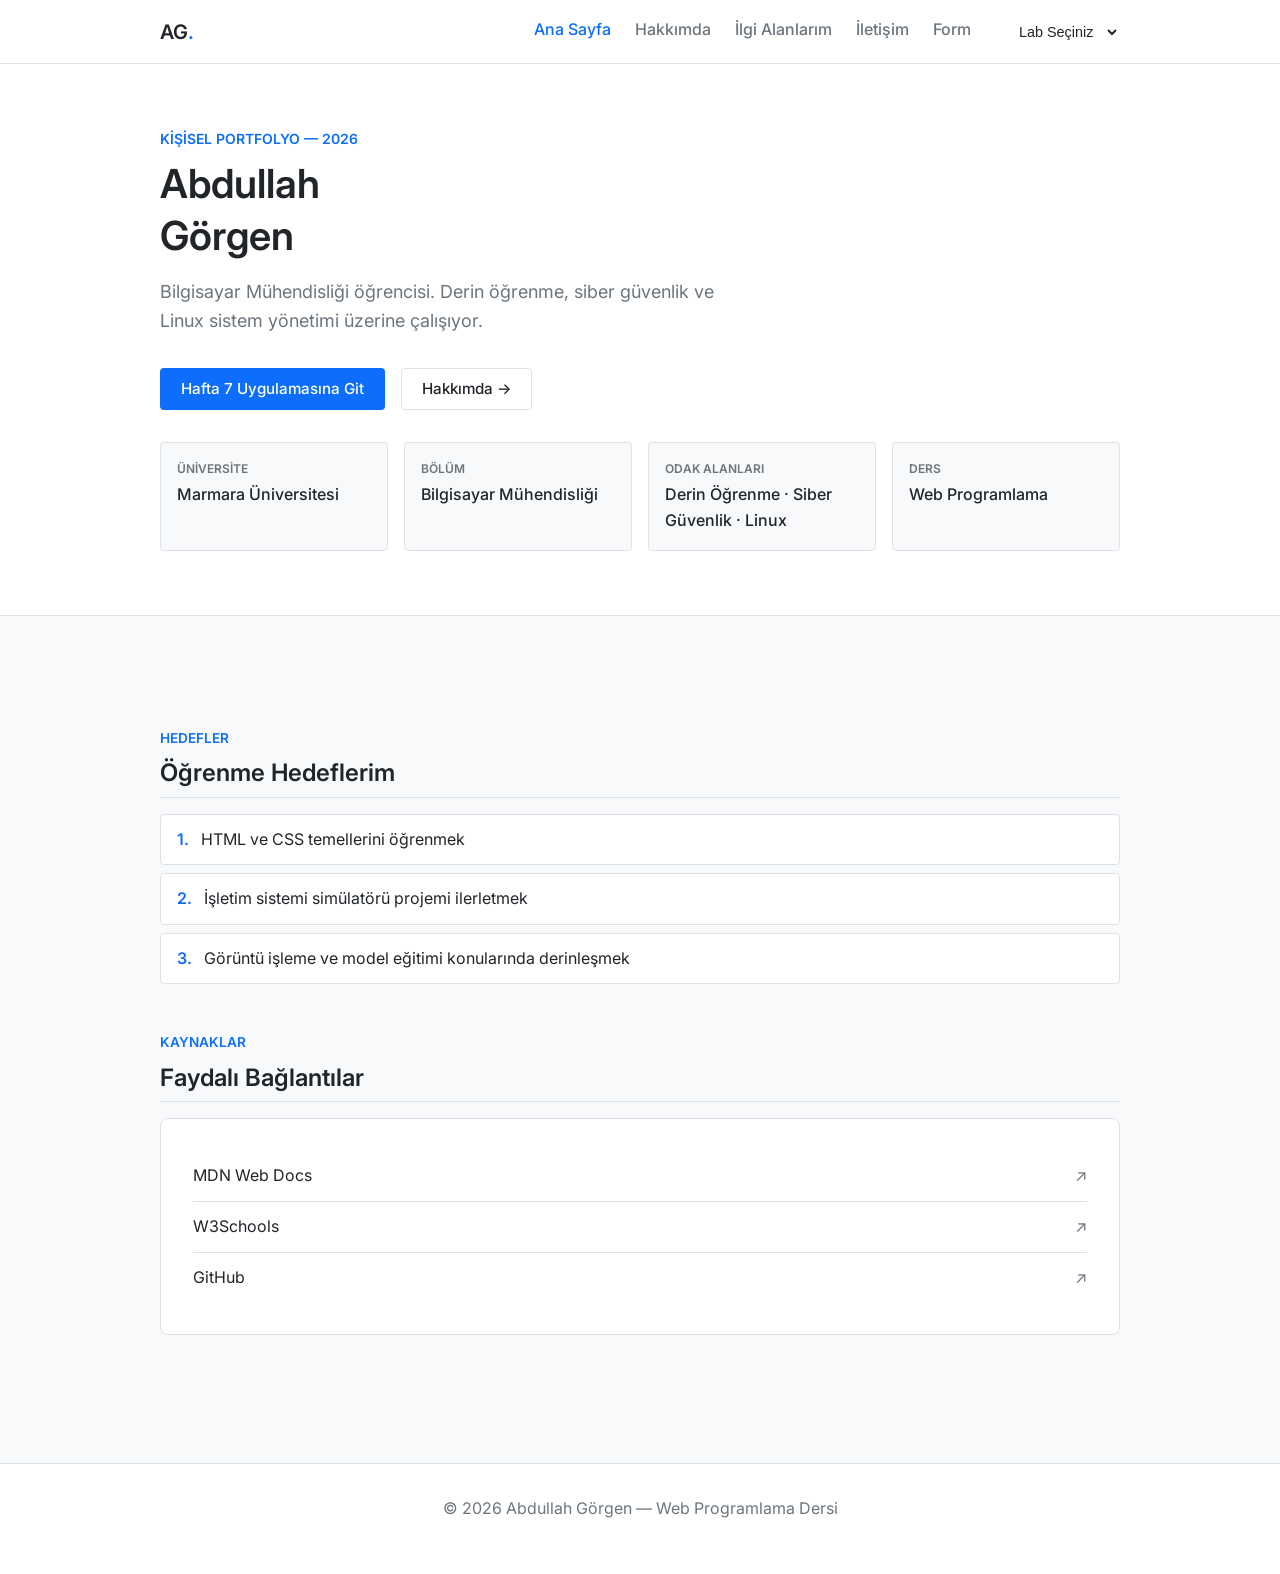
<file: index.html>
<!DOCTYPE html>
<html lang="tr">
<head>
  <meta charset="UTF-8" />
  <meta name="viewport" content="width=device-width, initial-scale=1.0" />
  <title>Abdullah Görgen — Kişisel Portfolyo</title>
  <link rel="stylesheet" href="style.css" />
</head>
<body>

  <!-- NAVBAR -->
  <nav class="navbar">
    <div class="container">
      <a href="index.html" class="nav-logo">AG<span>.</span></a>
      <ul class="nav-links">
        <li><a href="index.html" class="active">Ana Sayfa</a></li>
        <li><a href="about.html">Hakkımda</a></li>
        <li><a href="interests.html">İlgi Alanlarım</a></li>
        <li><a href="contact.html">İletişim</a></li>
        <li><a href="contactform.html">Form</a></li>
        <li>
          <select id="labSelector" style="padding: 6px 10px; border-radius: 6px; border: 1px solid var(--border); background: var(--surface); color: var(--text); font-size: 0.9rem; cursor: pointer; margin-left: 10px;">
            <option value="" selected disabled>Lab Seçiniz</option>
            <option value="2">Lab 2</option>
            <option value="3">Lab 3</option>
            <option value="5">Lab 5</option>
            <option value="6-1">Lab 6.1</option>
            <option value="6-2">Lab 6.2</option>
            <option value="7">Lab 7</option>
          </select>
        </li>
      </ul>
    </div>
  </nav>

  <!-- HERO -->
  <section class="index-hero">
    <div class="container">
      <div class="index-hero-content">
        <span class="eyebrow">Kişisel Portfolyo — 2026</span>
        <h1>Abdullah<br/>Görgen</h1>
        <p class="subtitle">
          Bilgisayar Mühendisliği öğrencisi. Derin öğrenme, siber güvenlik
          ve Linux sistem yönetimi üzerine çalışıyor.
        </p>
        <div class="hero-actions">
          <a href="lab7.html" class="btn btn-primary" style="background-color: #0d6efd; color: white;">Hafta 7 Uygulamasına Git</a>
          <a href="about.html" class="btn btn-ghost">Hakkımda →</a>
        </div>

        <!-- Hızlı bilgiler -->
        <div class="info-grid">
          <div class="info-cell">
            <div class="label">Üniversite</div>
            <div class="value">Marmara Üniversitesi</div>
          </div>
          <div class="info-cell">
            <div class="label">Bölüm</div>
            <div class="value">Bilgisayar Mühendisliği</div>
          </div>
          <div class="info-cell">
            <div class="label">Odak Alanları</div>
            <div class="value">Derin Öğrenme · Siber Güvenlik · Linux</div>
          </div>
          <div class="info-cell">
            <div class="label">Ders</div>
            <div class="value">Web Programlama</div>
          </div>
        </div>
      </div>
    </div>
  </section>

  <!-- ÖĞRENME HEDEFLERİ -->
  <section style="padding: 80px 0; border-top: 1px solid var(--border);">
    <div class="container">
      <div class="section">
        <p class="section-label">Hedefler</p>
        <h2>Öğrenme Hedeflerim</h2>
        <ol class="ordered-list">
          <li>HTML ve CSS temellerini öğrenmek</li>
          <li>İşletim sistemi simülatörü projemi ilerletmek</li>
          <li>Görüntü işleme ve model eğitimi konularında derinleşmek</li>
        </ol>
      </div>

      <div class="section">
        <p class="section-label">Kaynaklar</p>
        <h2>Faydalı Bağlantılar</h2>
        <div class="card">
          <a href="https://developer.mozilla.org/" target="_blank" class="link-row" style="color:inherit; text-decoration:none;">
            <span>MDN Web Docs</span>
            <span class="arrow">↗</span>
          </a>
          <a href="https://www.w3schools.com/" target="_blank" class="link-row" style="color:inherit; text-decoration:none;">
            <span>W3Schools</span>
            <span class="arrow">↗</span>
          </a>
          <a href="https://github.com/" target="_blank" class="link-row" style="color:inherit; text-decoration:none;">
            <span>GitHub</span>
            <span class="arrow">↗</span>
          </a>
        </div>
      </div>
    </div>
  </section>

  <footer class="site-footer">
    <div class="container">
      <p>© 2026 Abdullah Görgen — Web Programlama Dersi</p>
    </div>
  </footer>

  <script>
    document.addEventListener('DOMContentLoaded', function() {
      const labSelector = document.getElementById('labSelector');
      if (labSelector) {
        labSelector.addEventListener('change', function() {
          if (this.value) {
            window.location.href = `lab${this.value}.html`;
          }
        });
      }
    });
  </script>
</body>
</html>
</file>
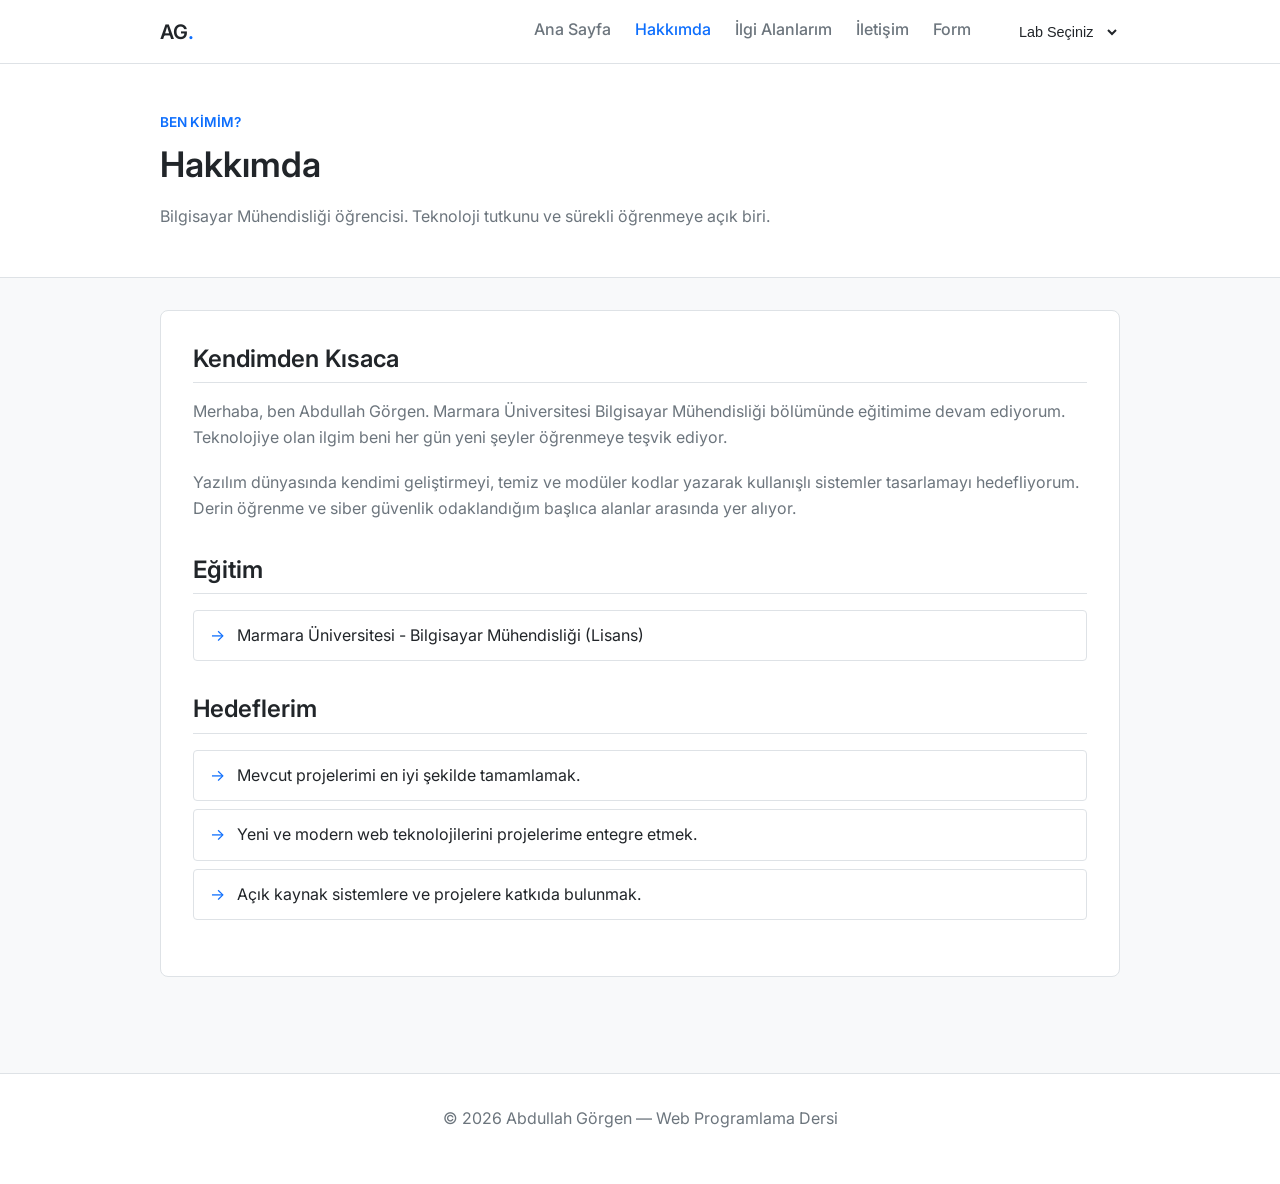
<file: about.html>
<!DOCTYPE html>
<html lang="tr">
<head>
  <meta charset="UTF-8" />
  <meta name="viewport" content="width=device-width, initial-scale=1.0" />
  <title>Hakkımda — Abdullah Görgen</title>
  <link rel="stylesheet" href="style.css" />
</head>
<body>

  <!-- NAVBAR -->
  <nav class="navbar">
    <div class="container">
      <a href="index.html" class="nav-logo">AG<span>.</span></a>
      <ul class="nav-links">
        <li><a href="index.html">Ana Sayfa</a></li>
        <li><a href="about.html" class="active">Hakkımda</a></li>
        <li><a href="interests.html">İlgi Alanlarım</a></li>
        <li><a href="contact.html">İletişim</a></li>
        <li><a href="contactform.html">Form</a></li>
        <li>
          <select id="labSelector" style="padding: 6px 10px; border-radius: 6px; border: 1px solid var(--border); background: var(--surface); color: var(--text); font-size: 0.9rem; cursor: pointer; margin-left: 10px;">
            <option value="" selected disabled>Lab Seçiniz</option>
            <option value="2">Lab 2</option>
            <option value="3">Lab 3</option>
            <option value="5">Lab 5</option>
            <option value="6-1">Lab 6.1</option>
            <option value="6-2">Lab 6.2</option>
            <option value="7">Lab 7</option>
          </select>
        </li>
      </ul>
    </div>
  </nav>

  <!-- SAYFA BAŞLIĞI -->
  <div class="page-hero">
    <div class="container">
      <span class="eyebrow">Ben Kimim?</span>
      <h1>Hakkımda</h1>
      <p>Bilgisayar Mühendisliği öğrencisi. Teknoloji tutkunu ve sürekli öğrenmeye açık biri.</p>
    </div>
  </div>

  <div class="page-body">
    <div class="container">
      <div class="card">
        <h2>Kendimden Kısaca</h2>
        <p>Merhaba, ben Abdullah Görgen. Marmara Üniversitesi Bilgisayar Mühendisliği bölümünde eğitimime devam ediyorum. Teknolojiye olan ilgim beni her gün yeni şeyler öğrenmeye teşvik ediyor.</p>
        <p>Yazılım dünyasında kendimi geliştirmeyi, temiz ve modüler kodlar yazarak kullanışlı sistemler tasarlamayı hedefliyorum. Derin öğrenme ve siber güvenlik odaklandığım başlıca alanlar arasında yer alıyor.</p>
        
        <h2 style="margin-top: 2rem;">Eğitim</h2>
        <ul class="styled-list">
          <li>Marmara Üniversitesi - Bilgisayar Mühendisliği (Lisans)</li>
        </ul>

        <h2 style="margin-top: 2rem;">Hedeflerim</h2>
        <ul class="styled-list">
          <li>Mevcut projelerimi en iyi şekilde tamamlamak.</li>
          <li>Yeni ve modern web teknolojilerini projelerime entegre etmek.</li>
          <li>Açık kaynak sistemlere ve projelere katkıda bulunmak.</li>
        </ul>
      </div>
    </div>
  </div>

  <footer class="site-footer">
    <div class="container">
      <p>© 2026 Abdullah Görgen — Web Programlama Dersi</p>
    </div>
  </footer>


  <script>
    document.addEventListener('DOMContentLoaded', function() {
      const labSelector = document.getElementById('labSelector');
      if (labSelector) {
        labSelector.addEventListener('change', function() {
          if (this.value) {
            window.location.href = `lab${this.value}.html`;
          }
        });
      }
    });
  </script>
</body>
</html>
</file>
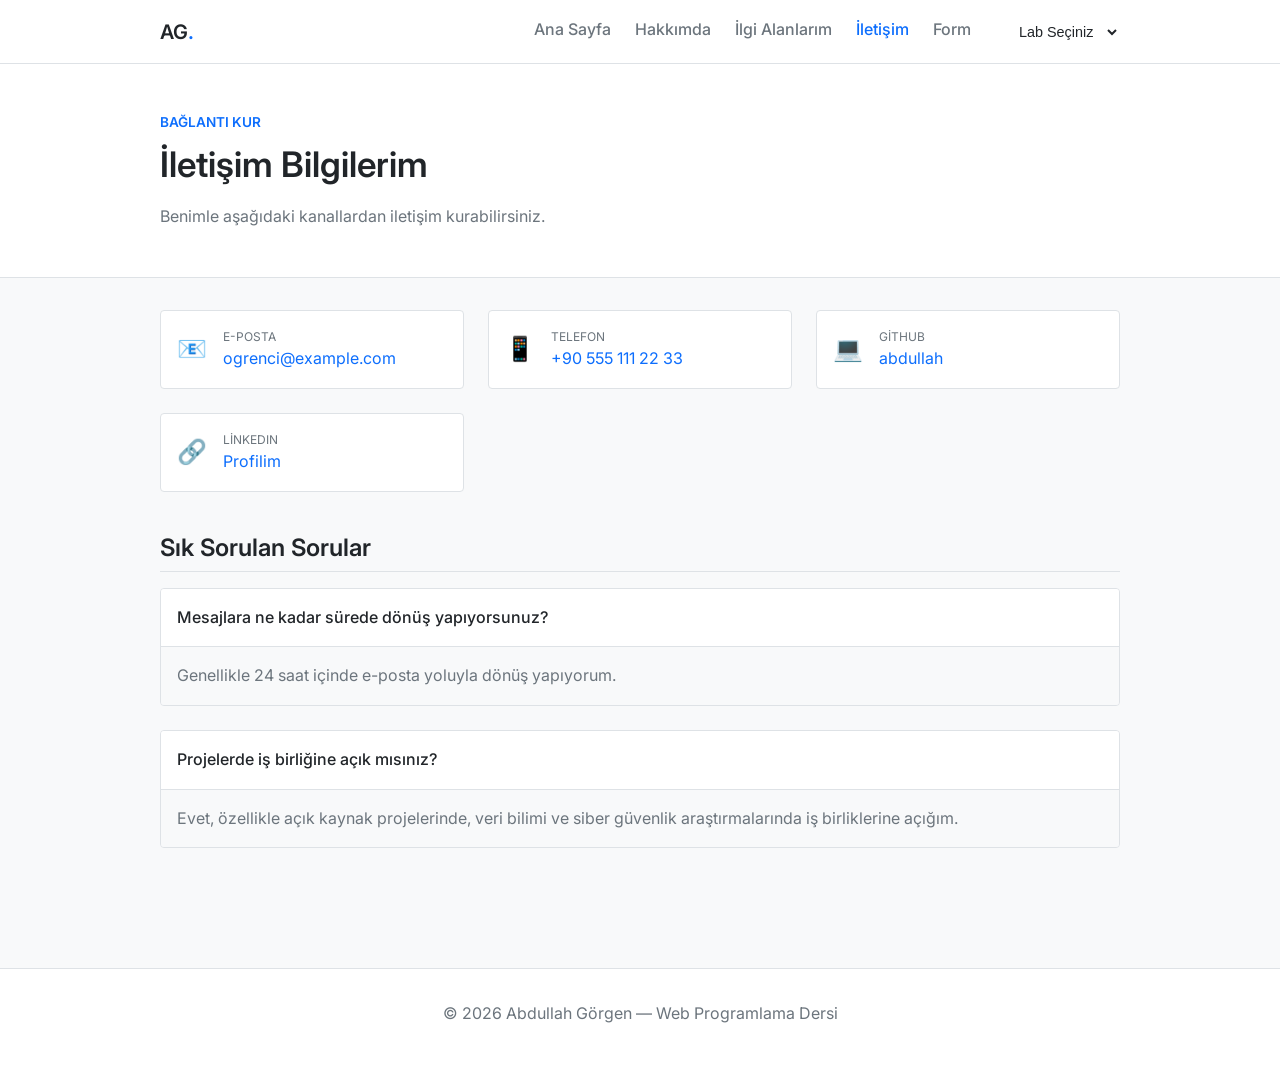
<file: contact.html>
<!DOCTYPE html>
<html lang="tr">
<head>
  <meta charset="UTF-8" />
  <meta name="viewport" content="width=device-width, initial-scale=1.0" />
  <title>İletişim — Abdullah Görgen</title>
  <link rel="stylesheet" href="style.css" />
</head>
<body>

  <!-- NAVBAR -->
  <nav class="navbar">
    <div class="container">
      <a href="index.html" class="nav-logo">AG<span>.</span></a>
      <ul class="nav-links">
        <li><a href="index.html">Ana Sayfa</a></li>
        <li><a href="about.html">Hakkımda</a></li>
        <li><a href="interests.html">İlgi Alanlarım</a></li>
        <li><a href="contact.html" class="active">İletişim</a></li>
        <li><a href="contactform.html">Form</a></li>
        <li>
          <select id="labSelector" style="padding: 6px 10px; border-radius: 6px; border: 1px solid var(--border); background: var(--surface); color: var(--text); font-size: 0.9rem; cursor: pointer; margin-left: 10px;">
            <option value="" selected disabled>Lab Seçiniz</option>
            <option value="2">Lab 2</option>
            <option value="3">Lab 3</option>
            <option value="5">Lab 5</option>
            <option value="6-1">Lab 6.1</option>
            <option value="6-2">Lab 6.2</option>
            <option value="7">Lab 7</option>
          </select>
        </li>
      </ul>
    </div>
  </nav>

  <!-- SAYFA BAŞLIĞI -->
  <div class="page-hero">
    <div class="container">
      <span class="eyebrow">Bağlantı Kur</span>
      <h1>İletişim Bilgilerim</h1>
      <p>Benimle aşağıdaki kanallardan iletişim kurabilirsiniz.</p>
    </div>
  </div>

  <div class="page-body">
    <div class="container">
        
      <div class="two-col" style="margin-bottom: 40px;">
        <div class="contact-item">
          <div class="contact-icon">📧</div>
          <div class="contact-info">
            <span>E-posta</span>
            <a href="mailto:ogrenci@example.com">ogrenci@example.com</a>
          </div>
        </div>
        <div class="contact-item">
          <div class="contact-icon">📱</div>
          <div class="contact-info">
            <span>Telefon</span>
            <a href="tel:+905551112233">+90 555 111 22 33</a>
          </div>
        </div>
        <div class="contact-item">
          <div class="contact-icon">💻</div>
          <div class="contact-info">
            <span>GitHub</span>
            <a href="https://github.com/abdullah" target="_blank">abdullah</a>
          </div>
        </div>
        <div class="contact-item">
          <div class="contact-icon">🔗</div>
          <div class="contact-info">
            <span>LinkedIn</span>
            <a href="#" target="_blank">Profilim</a>
          </div>
        </div>
      </div>

      <div class="section">
        <h2>Sık Sorulan Sorular</h2>
        <div class="styled-list" style="gap: 16px;">
          <div class="faq-item">
            <div class="faq-question">Mesajlara ne kadar sürede dönüş yapıyorsunuz?</div>
            <div class="faq-answer">Genellikle 24 saat içinde e-posta yoluyla dönüş yapıyorum.</div>
          </div>
          <div class="faq-item">
            <div class="faq-question">Projelerde iş birliğine açık mısınız?</div>
            <div class="faq-answer">Evet, özellikle açık kaynak projelerinde, veri bilimi ve siber güvenlik araştırmalarında iş birliklerine açığım.</div>
          </div>
        </div>
      </div>

    </div>
  </div>

  <footer class="site-footer">
    <div class="container">
      <p>© 2026 Abdullah Görgen — Web Programlama Dersi</p>
    </div>
  </footer>


  <script>
    document.addEventListener('DOMContentLoaded', function() {
      const labSelector = document.getElementById('labSelector');
      if (labSelector) {
        labSelector.addEventListener('change', function() {
          if (this.value) {
            window.location.href = `lab${this.value}.html`;
          }
        });
      }
    });
  </script>
</body>
</html>
</file>
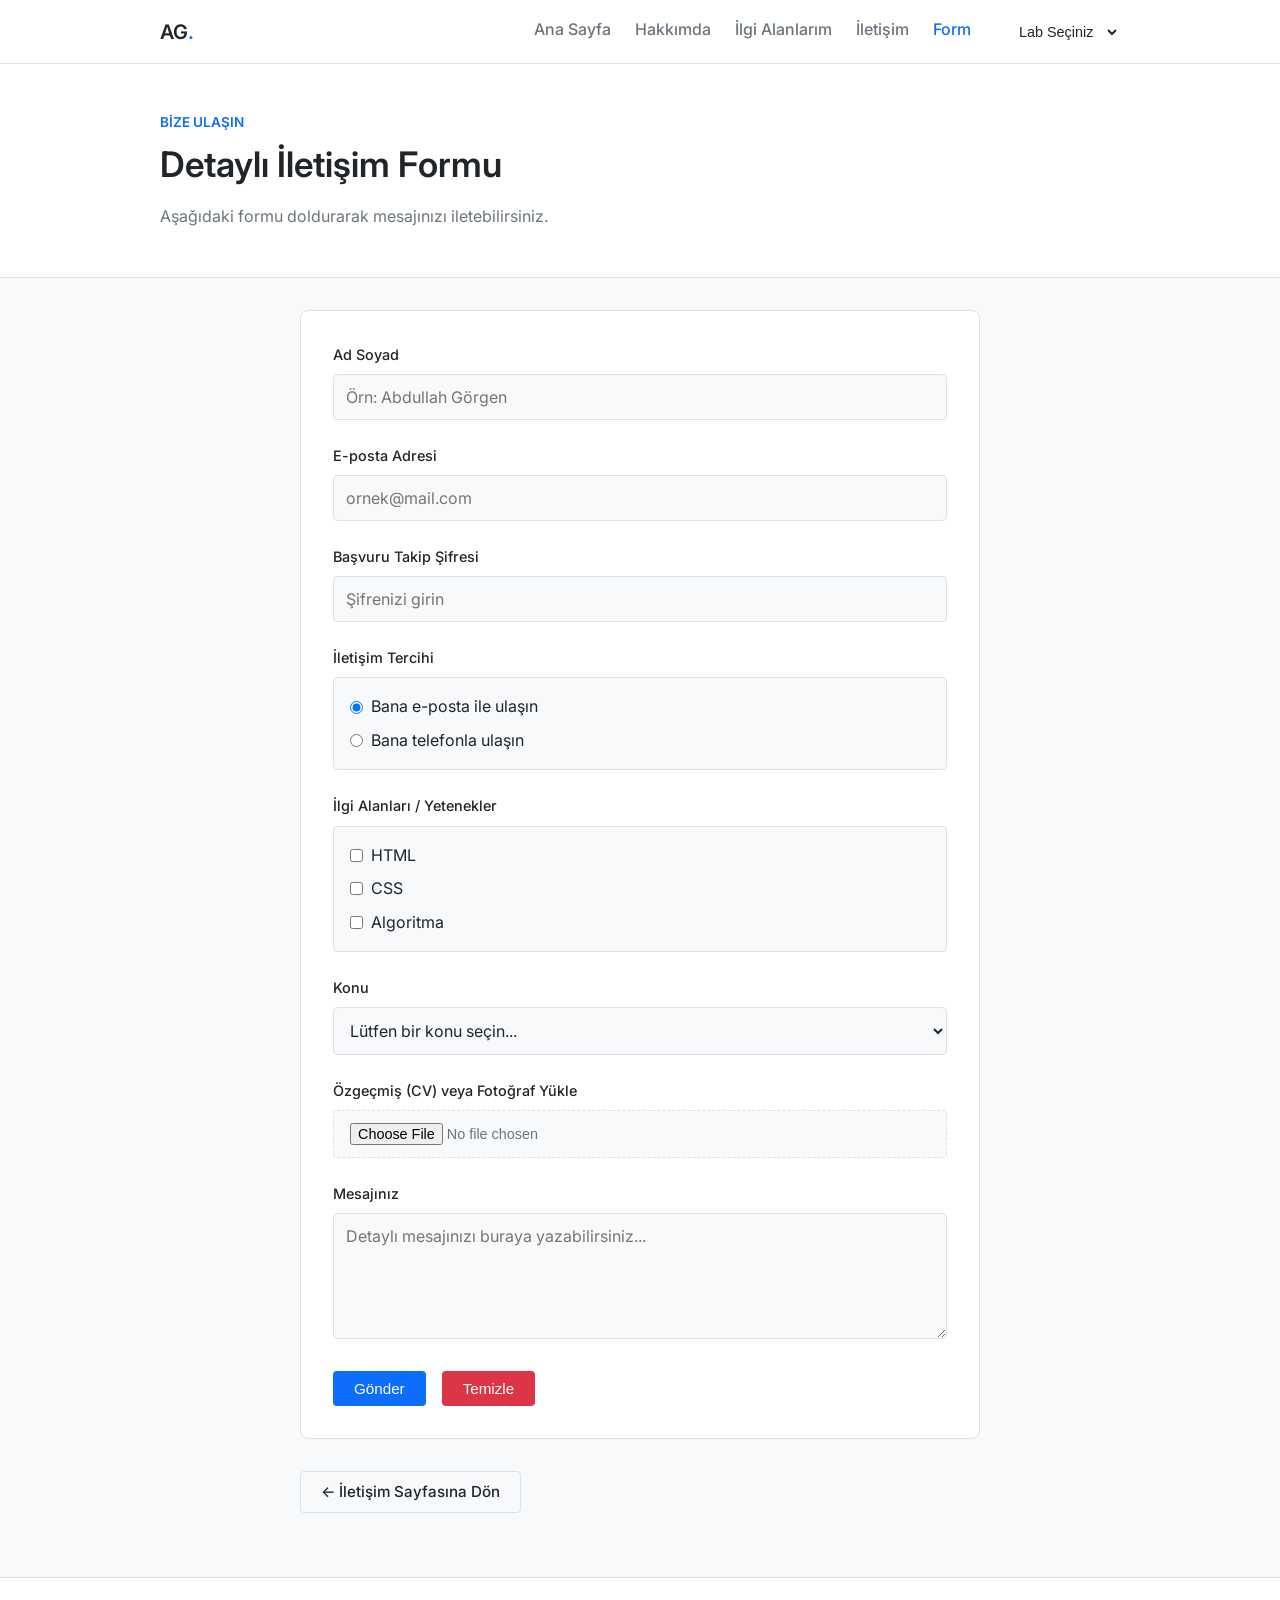
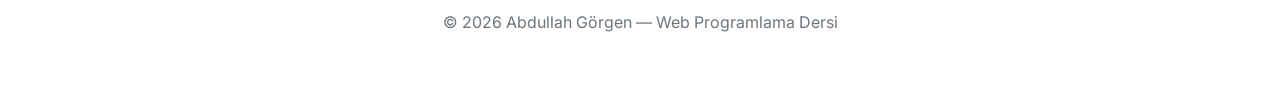
<file: contactform.html>
<!DOCTYPE html>
<html lang="tr">
<head>
  <meta charset="UTF-8" />
  <meta name="viewport" content="width=device-width, initial-scale=1.0" />
  <title>İletişim Formu — Abdullah Görgen</title>
  <link rel="stylesheet" href="style.css" />
</head>
<body>

  <!-- NAVBAR -->
  <nav class="navbar">
    <div class="container">
      <a href="index.html" class="nav-logo">AG<span>.</span></a>
      <ul class="nav-links">
        <li><a href="index.html">Ana Sayfa</a></li>
        <li><a href="about.html">Hakkımda</a></li>
        <li><a href="interests.html">İlgi Alanlarım</a></li>
        <li><a href="contact.html">İletişim</a></li>
        <li><a href="contactform.html" class="active">Form</a></li>
        <li>
          <select id="labSelector" style="padding: 6px 10px; border-radius: 6px; border: 1px solid var(--border); background: var(--surface); color: var(--text); font-size: 0.9rem; cursor: pointer; margin-left: 10px;">
            <option value="" selected disabled>Lab Seçiniz</option>
            <option value="2">Lab 2</option>
            <option value="3">Lab 3</option>
            <option value="5">Lab 5</option>
            <option value="6-1">Lab 6.1</option>
            <option value="6-2">Lab 6.2</option>
            <option value="7">Lab 7</option>
          </select>
        </li>
      </ul>
    </div>
  </nav>

  <!-- SAYFA BAŞLIĞI -->
  <div class="page-hero">
    <div class="container">
      <span class="eyebrow">Bize Ulaşın</span>
      <h1>Detaylı İletişim Formu</h1>
      <p>Aşağıdaki formu doldurarak mesajınızı iletebilirsiniz.</p>
    </div>
  </div>

  <div class="page-body">
    <div class="container" style="max-width: 720px;">
      <div class="card">
        <form action="#" method="POST">

          <!-- Ad Soyad -->
          <div class="form-group">
            <label class="form-label" for="fullname">Ad Soyad</label>
            <input class="form-control" type="text" id="fullname" name="fullname"
                   placeholder="Örn: Abdullah Görgen" required />
          </div>

          <!-- E-posta -->
          <div class="form-group">
            <label class="form-label" for="email">E-posta Adresi</label>
            <input class="form-control" type="email" id="email" name="email"
                   placeholder="ornek@mail.com" required />
          </div>

          <!-- Şifre -->
          <div class="form-group">
            <label class="form-label" for="password">Başvuru Takip Şifresi</label>
            <input class="form-control" type="password" id="password" name="password"
                   placeholder="Şifrenizi girin" />
          </div>

          <!-- İletişim tercihi -->
          <div class="form-group">
            <label class="form-label">İletişim Tercihi</label>
            <div class="options-group">
              <label class="option-item">
                <input type="radio" name="contact_method" value="email" checked />
                Bana e-posta ile ulaşın
              </label>
              <label class="option-item">
                <input type="radio" name="contact_method" value="phone" />
                Bana telefonla ulaşın
              </label>
            </div>
          </div>

          <!-- İlgi Alanları -->
          <div class="form-group">
            <label class="form-label">İlgi Alanları / Yetenekler</label>
            <div class="options-group">
              <label class="option-item">
                <input type="checkbox" name="skills" value="html" />
                HTML
              </label>
              <label class="option-item">
                <input type="checkbox" name="skills" value="css" />
                CSS
              </label>
              <label class="option-item">
                <input type="checkbox" name="skills" value="algorithm" />
                Algoritma
              </label>
            </div>
          </div>

          <!-- Konu -->
          <div class="form-group">
            <label class="form-label" for="subject">Konu</label>
            <select class="form-control" id="subject" name="subject" required>
              <option value="" disabled selected>Lütfen bir konu seçin...</option>
              <option value="is_teklifi">İş Teklifi</option>
              <option value="soru">Soru</option>
              <option value="geri_bildirim">Geri Bildirim</option>
            </select>
          </div>

          <!-- CV Yükleme -->
          <div class="form-group">
            <label class="form-label" for="resume">Özgeçmiş (CV) veya Fotoğraf Yükle</label>
            <div class="file-input-wrapper">
              <input type="file" id="resume" name="resume" />
            </div>
          </div>

          <!-- Mesaj -->
          <div class="form-group">
            <label class="form-label" for="message">Mesajınız</label>
            <textarea class="form-control" id="message" name="message" rows="5"
                      placeholder="Detaylı mesajınızı buraya yazabilirsiniz..." required></textarea>
          </div>

          <!-- Butonlar -->
          <div class="btn-group">
            <button type="submit" class="btn btn-primary">Gönder</button>
            <button type="reset"  class="btn btn-danger">Temizle</button>
          </div>

        </form>
      </div>

      <div style="margin-top: 24px;">
        <a href="contact.html" class="btn btn-ghost">← İletişim Sayfasına Dön</a>
      </div>
    </div>
  </div>

  <footer class="site-footer">
    <div class="container">
      <p>© 2026 Abdullah Görgen — Web Programlama Dersi</p>
    </div>
  </footer>


  <script>
    document.addEventListener('DOMContentLoaded', function() {
      const labSelector = document.getElementById('labSelector');
      if (labSelector) {
        labSelector.addEventListener('change', function() {
          if (this.value) {
            window.location.href = `lab${this.value}.html`;
          }
        });
      }
    });
  </script>
</body>
</html>
</file>
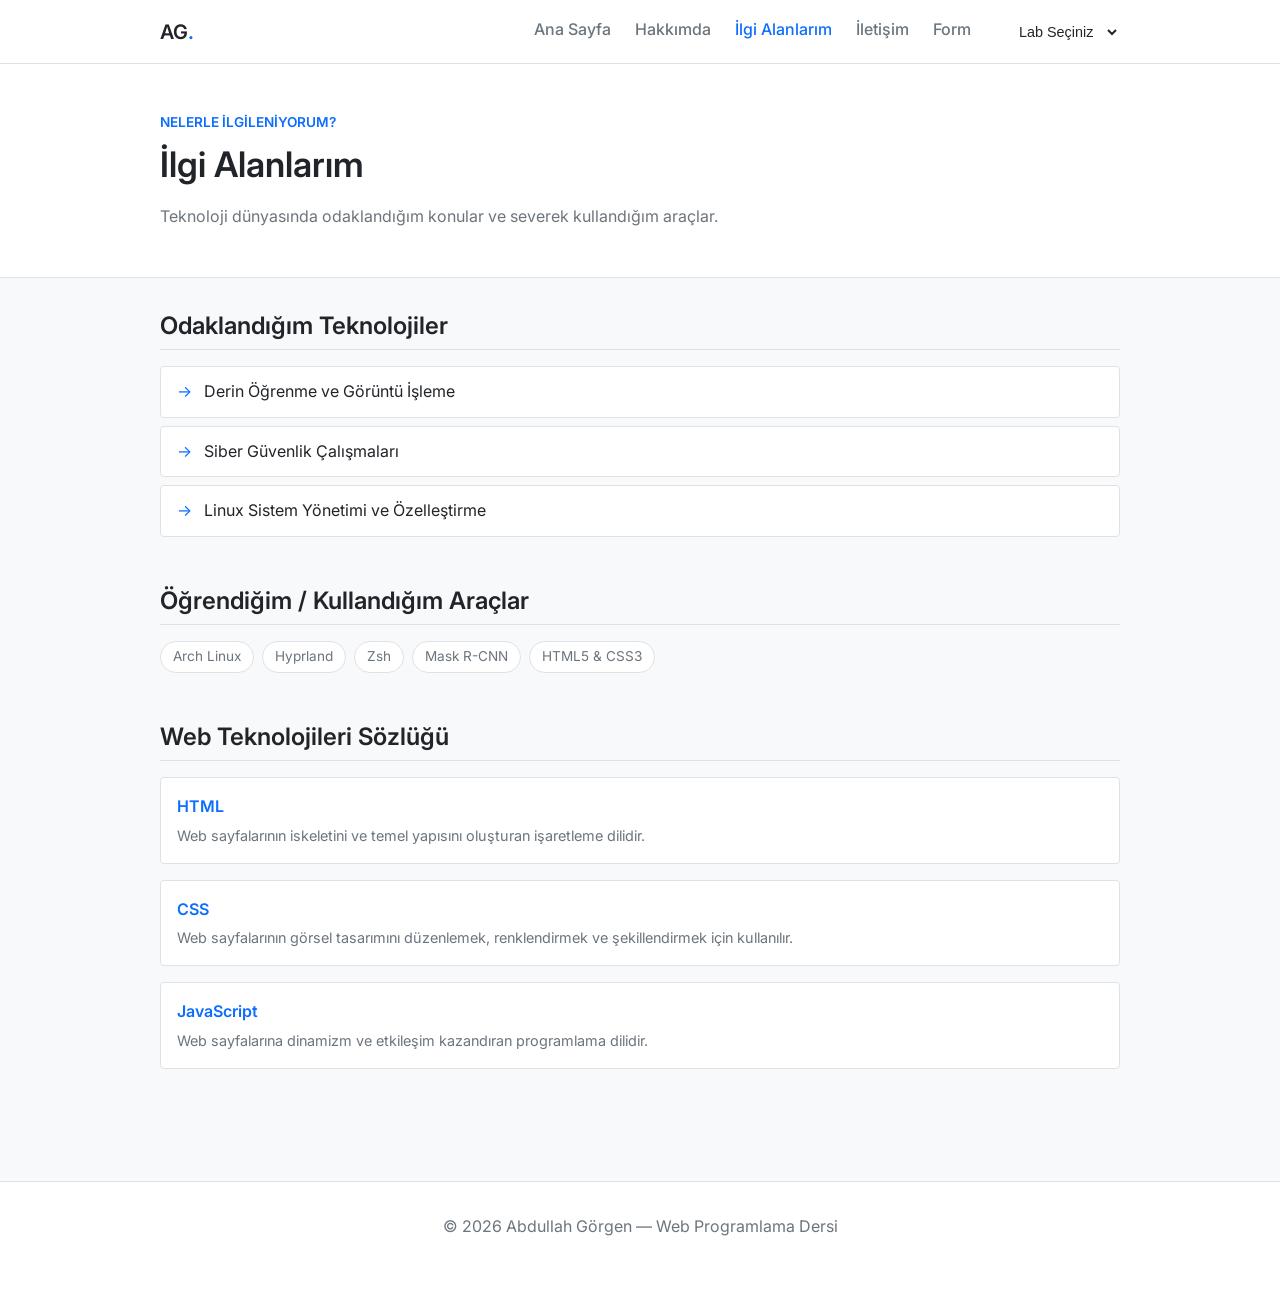
<file: interests.html>
<!DOCTYPE html>
<html lang="tr">
<head>
  <meta charset="UTF-8" />
  <meta name="viewport" content="width=device-width, initial-scale=1.0" />
  <title>İlgi Alanlarım — Abdullah Görgen</title>
  <link rel="stylesheet" href="style.css" />
</head>
<body>

  <!-- NAVBAR -->
  <nav class="navbar">
    <div class="container">
      <a href="index.html" class="nav-logo">AG<span>.</span></a>
      <ul class="nav-links">
        <li><a href="index.html">Ana Sayfa</a></li>
        <li><a href="about.html">Hakkımda</a></li>
        <li><a href="interests.html" class="active">İlgi Alanlarım</a></li>
        <li><a href="contact.html">İletişim</a></li>
        <li><a href="contactform.html">Form</a></li>
        <li>
          <select id="labSelector" style="padding: 6px 10px; border-radius: 6px; border: 1px solid var(--border); background: var(--surface); color: var(--text); font-size: 0.9rem; cursor: pointer; margin-left: 10px;">
            <option value="" selected disabled>Lab Seçiniz</option>
            <option value="2">Lab 2</option>
            <option value="3">Lab 3</option>
            <option value="5">Lab 5</option>
            <option value="6-1">Lab 6.1</option>
            <option value="6-2">Lab 6.2</option>
            <option value="7">Lab 7</option>
          </select>
        </li>
      </ul>
    </div>
  </nav>

  <!-- SAYFA BAŞLIĞI -->
  <div class="page-hero">
    <div class="container">
      <span class="eyebrow">Nelerle İlgileniyorum?</span>
      <h1>İlgi Alanlarım</h1>
      <p>Teknoloji dünyasında odaklandığım konular ve severek kullandığım araçlar.</p>
    </div>
  </div>

  <div class="page-body">
    <div class="container">
      
      <div class="section">
        <h2>Odaklandığım Teknolojiler</h2>
        <ul class="styled-list">
          <li>Derin Öğrenme ve Görüntü İşleme</li>
          <li>Siber Güvenlik Çalışmaları</li>
          <li>Linux Sistem Yönetimi ve Özelleştirme</li>
        </ul>
      </div>

      <div class="section">
        <h2>Öğrendiğim / Kullandığım Araçlar</h2>
        <div class="tag-row">
           <span class="tag">Arch Linux</span>
           <span class="tag">Hyprland</span>
           <span class="tag">Zsh</span>
           <span class="tag">Mask R-CNN</span>
           <span class="tag">HTML5 & CSS3</span>
        </div>
      </div>

      <div class="section">
        <h2>Web Teknolojileri Sözlüğü</h2>
        <div class="term-list">
          <div class="term-item">
            <dt>HTML</dt>
            <dd>Web sayfalarının iskeletini ve temel yapısını oluşturan işaretleme dilidir.</dd>
          </div>
          <div class="term-item">
            <dt>CSS</dt>
            <dd>Web sayfalarının görsel tasarımını düzenlemek, renklendirmek ve şekillendirmek için kullanılır.</dd>
          </div>
          <div class="term-item">
            <dt>JavaScript</dt>
            <dd>Web sayfalarına dinamizm ve etkileşim kazandıran programlama dilidir.</dd>
          </div>
        </div>
      </div>

    </div>
  </div>

  <footer class="site-footer">
    <div class="container">
      <p>© 2026 Abdullah Görgen — Web Programlama Dersi</p>
    </div>
  </footer>


  <script>
    document.addEventListener('DOMContentLoaded', function() {
      const labSelector = document.getElementById('labSelector');
      if (labSelector) {
        labSelector.addEventListener('change', function() {
          if (this.value) {
            window.location.href = `lab${this.value}.html`;
          }
        });
      }
    });
  </script>
</body>
</html>
</file>
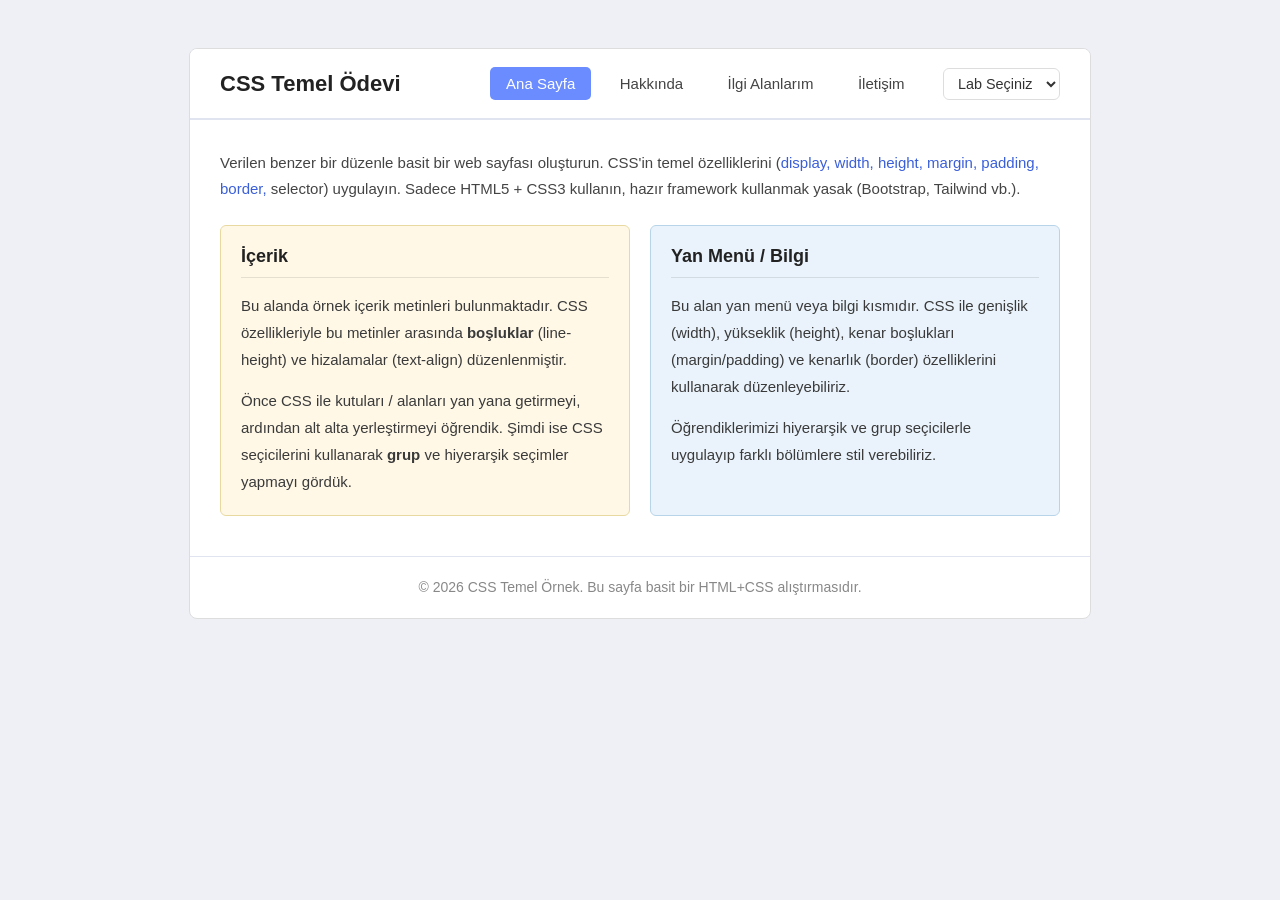
<file: lab2.html>
<!DOCTYPE html>
<html lang="tr">
<head>
  <meta charset="UTF-8" />
  <meta name="viewport" content="width=device-width, initial-scale=1.0" />
  <title>Web Lab 2 - CSS Ödevi | Abdullah Görgen</title>
  <style>
    /* Grup seçici */
    h1, h2, p {
      margin: 0;
      padding: 0;
    }

    body {
      background-color: #eef0f5;
      font-family: Arial, sans-serif;
      font-size: 16px;
      color: #333;
      padding: 40px 20px;
    }

    /* Portfolyo geri dönüş navigasyonu */
    .site-nav {
      max-width: 900px;
      margin: 0 auto 20px auto;
    }

    .site-nav ul {
      list-style: none;
      margin: 0;
      padding: 0;
    }

    .site-nav ul li {
      display: inline-block;
      margin-right: 6px;
    }

    /* Hiyerarşik seçici 1 */
    .site-nav ul li a {
      text-decoration: none;
      color: #3a5fd9;
      font-size: 14px;
    }

    .site-nav ul li a:hover {
      text-decoration: underline;
    }

    /* Ana kapsayıcı */
    .wrapper {
      max-width: 900px;
      margin: 0 auto;
      background-color: #fff;
      border: 1px solid #ddd;
      border-radius: 8px;
      overflow: hidden;
    }

    /* ── LAB NAV ── */
    nav.lab-nav {
      display: flex;
      align-items: center;
      justify-content: space-between;
      padding: 18px 30px;
      border-bottom: 2px solid #e0e4f0;
      background-color: #fff;
    }

    nav.lab-nav .logo {
      font-size: 22px;
      font-weight: bold;
      color: #222;
    }

    nav.lab-nav ul {
      list-style: none;
      margin: 0;
      padding: 0;
    }

    nav.lab-nav ul li {
      display: inline-block;
      margin-left: 8px;
    }

    /* Hiyerarşik seçici 2 */
    nav.lab-nav ul li a {
      display: inline-block;
      padding: 8px 16px;
      text-decoration: none;
      color: #444;
      border-radius: 5px;
      font-size: 15px;
    }

    nav.lab-nav ul li a:hover {
      color: #3a5fd9;
      background-color: #eef1fb;
    }

    nav.lab-nav ul li a.active {
      background-color: #6b8cff;
      color: #fff;
    }

    /* ── MAIN ── */
    main {
      padding: 30px;
    }

    header.lab-header {
      margin-bottom: 24px;
    }

    /* Hiyerarşik seçici 3 */
    header.lab-header p {
      font-size: 15px;
      color: #444;
      line-height: 1.7;
      text-align: left;
    }

    header.lab-header p span {
      color: #3a5fd9;
    }

    /* ── İKİ SÜTUN ── */
    .columns {
      display: flex;
      gap: 20px;
      margin-bottom: 10px;
    }

    .content-box, .sidebar-box {
      flex: 1;
      border-radius: 6px;
      padding: 20px;
    }

    .content-box {
      background-color: #fff8e7;
      border: 1px solid #e8d9a0;
    }

    .sidebar-box {
      background-color: #eaf3fb;
      border: 1px solid #b8d4e8;
    }

    /* Grup seçici */
    .content-box h2, .sidebar-box h2 {
      font-size: 18px;
      color: #222;
      margin-bottom: 14px;
      padding-bottom: 10px;
      border-bottom: 1px solid rgba(0,0,0,0.1);
    }

    /* Hiyerarşik seçici 4 */
    .content-box p {
      font-size: 15px;
      color: #3a3a3a;
      line-height: 1.8;
      text-align: left;
      margin-bottom: 14px;
    }

    /* Hiyerarşik seçici 5 */
    .sidebar-box p {
      font-size: 15px;
      color: #3a3a3a;
      line-height: 1.8;
      text-align: left;
      margin-bottom: 14px;
    }

    .content-box p:last-child,
    .sidebar-box p:last-child {
      margin-bottom: 0;
    }

    /* ── FOOTER ── */
    footer.lab-footer {
      border-top: 1px solid #e0e4f0;
      padding: 20px 30px;
      text-align: center;
    }

    footer.lab-footer p {
      font-size: 14px;
      color: #888;
      line-height: 1.5;
    }
  </style>
</head>
<body>

  <!-- Portfolyo sitesine geri dönüş -->
  <!-- <div class="site-nav">
    <ul>
      <li><a href="index.html">← Ana Sayfa</a></li>
      <li><a href="about.html">Hakkımda</a></li>
      <li><a href="interests.html">İlgi Alanlarım</a></li>
      <li><a href="contact.html">İletişim</a></li>
    </ul>
  </div> -->

  <div class="wrapper">

    <nav class="lab-nav">
      <span class="logo">CSS Temel Ödevi</span>
      <ul>
        <li><a href="index.html" class="active">Ana Sayfa</a></li>
        <li><a href="about.html">Hakkında</a></li>
        <li><a href="interests.html">İlgi Alanlarım</a></li>
        <li><a href="contact.html">İletişim</a></li>
      <li>
          <select id="labSelector" style="padding: 6px 10px; border-radius: 6px; border: 1px solid #ddd; background: #fff; color: #333; font-size: 0.9rem; cursor: pointer; margin-left: 10px;">
            <option value="" selected disabled>Lab Seçiniz</option>
            <option value="2">Lab 2</option>
            <option value="3">Lab 3</option>
            <option value="5">Lab 5</option>
            <option value="6-1">Lab 6.1</option>
            <option value="6-2">Lab 6.2</option>
            <option value="7">Lab 7</option>
          </select>
        </li>
      </ul>
    </nav>

    <main>

      <header class="lab-header">
        <p>
          Verilen benzer bir düzenle basit bir web sayfası oluşturun. CSS'in temel özelliklerini
          (<span>display, width, height, margin, padding, border,</span> selector) uygulayın.
          Sadece HTML5 + CSS3 kullanın, hazır framework kullanmak yasak (Bootstrap, Tailwind vb.).
        </p>
      </header>

      <div class="columns">

        <div class="content-box">
          <h2>İçerik</h2>
          <p>
            Bu alanda örnek içerik metinleri bulunmaktadır. CSS özellikleriyle bu metinler arasında
            <strong>boşluklar</strong> (line-height) ve hizalamalar (text-align) düzenlenmiştir.
          </p>
          <p>
            Önce CSS ile kutuları / alanları yan yana getirmeyi, ardından alt alta yerleştirmeyi
            öğrendik. Şimdi ise CSS seçicilerini kullanarak <strong>grup</strong> ve hiyerarşik
            seçimler yapmayı gördük.
          </p>
        </div>

        <div class="sidebar-box">
          <h2>Yan Menü / Bilgi</h2>
          <p>
            Bu alan yan menü veya bilgi kısmıdır. CSS ile genişlik (width), yükseklik (height),
            kenar boşlukları (margin/padding) ve kenarlık (border) özelliklerini kullanarak
            düzenleyebiliriz.
          </p>
          <p>
            Öğrendiklerimizi hiyerarşik ve grup seçicilerle uygulayıp farklı bölümlere
            stil verebiliriz.
          </p>
        </div>

      </div>

    </main>

    <footer class="lab-footer">
      <p>© 2026 CSS Temel Örnek. Bu sayfa basit bir HTML+CSS alıştırmasıdır.</p>
    </footer>

  </div>


  <script>
    document.addEventListener('DOMContentLoaded', function() {
      const labSelector = document.getElementById('labSelector');
      if (labSelector) {
        labSelector.addEventListener('change', function() {
          if (this.value) {
            window.location.href = `lab${this.value}.html`;
          }
        });
      }
    });
  </script>
</body>
</html>
</file>
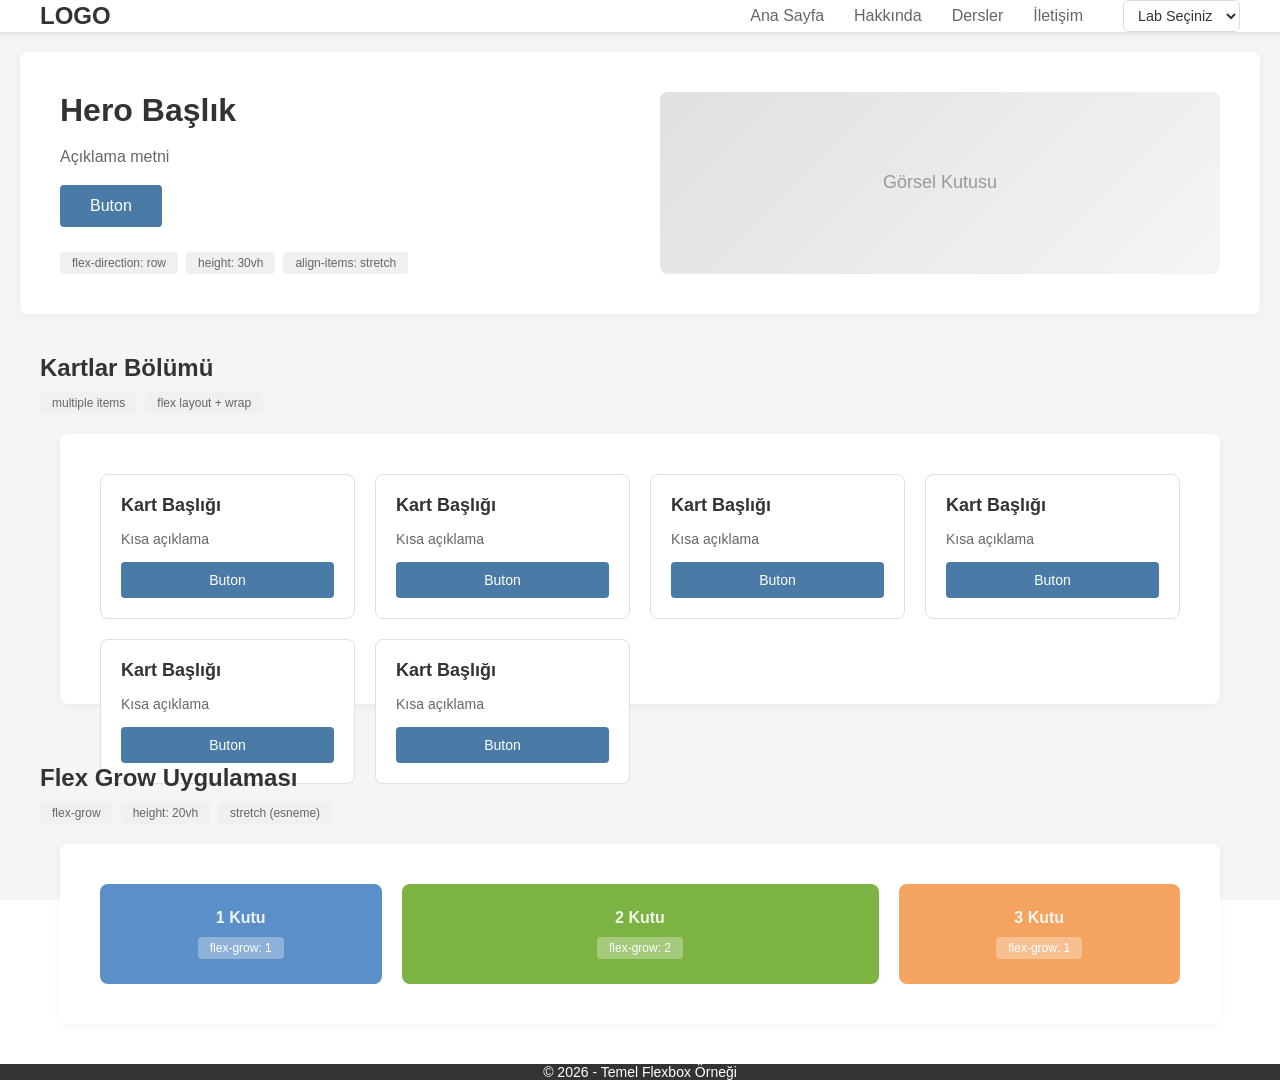
<file: lab3.html>
<!DOCTYPE html>
<html lang="tr">
<head>
    <meta charset="UTF-8">
    <meta name="viewport" content="width=device-width, initial-scale=1.0">
    <title>Flexbox Lab Uygulaması</title>
    <style>
        * {
            margin: 0;
            padding: 0;
            box-sizing: border-box;
        }

        body {
            font-family: -apple-system, BlinkMacSystemFont, 'Segoe UI', Roboto, Oxygen, Ubuntu, Cantarell, sans-serif;
            color: #333;
        }

        /* Wrapper - Ana Kapsayıcı (100vh, flex column) */
        .wrapper {
            display: flex;
            flex-direction: column;
            height: 100vh;
            background: #f5f5f5;
        }

        /* 1) NAVBAR */
        .navbar {
            display: flex;
            justify-content: space-between;
            align-items: center;
            height: 10vh;
            background: #ffffff;
            padding: 0 40px;
            box-shadow: 0 2px 4px rgba(0, 0, 0, 0.1);
        }

        .logo {
            font-size: 24px;
            font-weight: bold;
            color: #333;
        }

        .nav-links {
            display: flex;
            gap: 30px;
            align-items: center;
        }

        .nav-links a {
            text-decoration: none;
            color: #666;
            font-weight: 500;
            transition: color 0.3s;
        }

        .nav-links a:hover {
            color: #4a7ba7;
        }

        /* 2) HERO SECTION */
        .hero {
            display: flex;
            flex-direction: row;
            justify-content: space-between;
            align-items: stretch;
            height: 30vh;
            padding: 40px;
            gap: 40px;
            background: #ffffff;
            margin: 20px;
            border-radius: 8px;
            box-shadow: 0 2px 8px rgba(0, 0, 0, 0.05);
        }

        .hero-content {
            display: flex;
            flex-direction: column;
            justify-content: center;
            flex: 1;
            gap: 15px;
        }

        .hero-title {
            font-size: 32px;
            font-weight: bold;
            color: #333;
        }

        .hero-text {
            font-size: 16px;
            color: #666;
            line-height: 1.6;
        }

        .hero-button {
            align-self: flex-start;
            padding: 12px 30px;
            background: #4a7ba7;
            color: white;
            border: none;
            border-radius: 4px;
            cursor: pointer;
            font-size: 16px;
            font-weight: 500;
            transition: background 0.3s;
        }

        .hero-button:hover {
            background: #3a5a87;
        }

        .hero-image {
            flex: 1;
            background: linear-gradient(135deg, #e0e0e0 0%, #f5f5f5 100%);
            border-radius: 8px;
            display: flex;
            align-items: center;
            justify-content: center;
            color: #999;
            font-size: 18px;
            min-width: 300px;
        }

        /* 3) KARTLAR BÖLÜMÜ */
        .cards-section {
            display: flex;
            flex-wrap: wrap;
            gap: 20px;
            height: 30vh;
            padding: 40px;
            background: #ffffff;
            margin: 20px;
            border-radius: 8px;
            box-shadow: 0 2px 8px rgba(0, 0, 0, 0.05);
            align-content: flex-start;
        }

        .card {
            flex: 0 1 calc(25% - 15px);
            background: white;
            border: 1px solid #e0e0e0;
            border-radius: 8px;
            padding: 20px;
            display: flex;
            flex-direction: column;
            gap: 15px;
            transition: box-shadow 0.3s;
        }

        .card:hover {
            box-shadow: 0 4px 12px rgba(0, 0, 0, 0.1);
        }

        .card-title {
            font-size: 18px;
            font-weight: bold;
            color: #333;
        }

        .card-text {
            font-size: 14px;
            color: #666;
            flex: 1;
        }

        .card-button {
            padding: 10px 20px;
            background: #4a7ba7;
            color: white;
            border: none;
            border-radius: 4px;
            cursor: pointer;
            font-size: 14px;
            font-weight: 500;
            transition: background 0.3s;
        }

        .card-button:hover {
            background: #3a5a87;
        }

        /* 4) FLEX GROW UYGULAMASI */
        .flex-grow-section {
            display: flex;
            flex-direction: row;
            gap: 20px;
            height: 20vh;
            padding: 40px;
            background: #ffffff;
            margin: 20px;
            border-radius: 8px;
            box-shadow: 0 2px 8px rgba(0, 0, 0, 0.05);
            align-items: stretch;
        }

        .flex-grow-box {
            display: flex;
            flex-direction: column;
            justify-content: center;
            align-items: center;
            gap: 10px;
            border-radius: 8px;
            color: white;
            font-weight: bold;
            font-size: 18px;
        }

        .box1 {
            flex-grow: 1;
            background: #5b8fc7;
        }

        .box2 {
            flex-grow: 2;
            background: #7cb342;
        }

        .box3 {
            flex-grow: 1;
            background: #f4a460;
        }

        .box-label {
            font-size: 16px;
            opacity: 0.9;
        }

        /* 5) FOOTER */
        .footer {
            display: flex;
            justify-content: center;
            align-items: center;
            height: 10vh;
            background: #333;
            color: white;
            font-size: 14px;
        }

        /* Info Tags Styling */
        .info-tags {
            display: flex;
            flex-wrap: wrap;
            gap: 8px;
            margin-top: 10px;
        }

        .tag {
            display: inline-block;
            padding: 4px 12px;
            background: #f0f0f0;
            color: #666;
            border-radius: 4px;
            font-size: 12px;
            font-weight: 500;
        }

        .section-title {
            font-size: 24px;
            font-weight: bold;
            color: #333;
            margin-bottom: 10px;
        }

        /* Responsive adjustments */
        @media (max-width: 1024px) {
            .card {
                flex: 0 1 calc(33.33% - 15px);
            }
        }

        @media (max-width: 768px) {
            .card {
                flex: 0 1 calc(50% - 15px);
            }

            .hero {
                flex-direction: column;
            }

            .flex-grow-section {
                flex-direction: column;
            }

            .nav-links {
                gap: 15px;
            }
        }
    </style>
</head>
<body>
    <div class="wrapper">
        <!-- 1) NAVBAR -->
        <nav class="navbar">
            <div class="logo">LOGO</div>
            <div class="nav-links" style="list-style: none;">
                <li><a href="index.html" class="active">Ana Sayfa</a></li>
                <li><a href="#about">Hakkında</a></li>
                <li><a href="#services">Dersler</a></li>
                <li><a href="#contact">İletişim</a></li>
                <li>
                  <select id="labSelector" style="padding: 6px 10px; border-radius: 6px; border: 1px solid #ddd; background: #fff; color: #333; font-size: 0.9rem; cursor: pointer; margin-left: 10px;">
                    <option value="" selected disabled>Lab Seçiniz</option>
                    <option value="2">Lab 2</option>
                    <option value="3">Lab 3</option>
                    <option value="5">Lab 5</option>
                    <option value="6-1">Lab 6.1</option>
                    <option value="6-2">Lab 6.2</option>
                    <option value="7">Lab 7</option>
                  </select>
                </li>
            </div>
        </nav>

        <!-- 2) HERO SECTION -->
        <section class="hero">
            <div class="hero-content">
                <h1 class="hero-title">Hero Başlık</h1>
                <p class="hero-text">Açıklama metni</p>
                <button class="hero-button">Buton</button>
                <div class="info-tags">
                    <span class="tag">flex-direction: row</span>
                    <span class="tag">height: 30vh</span>
                    <span class="tag">align-items: stretch</span>
                </div>
            </div>
            <div class="hero-image">Görsel Kutusu</div>
        </section>

        <!-- 3) KARTLAR BÖLÜMÜ -->
        <section style="padding: 20px 40px;">
            <div class="section-title">Kartlar Bölümü</div>
            <div class="info-tags" style="margin-bottom: 20px;">
                <span class="tag">multiple items</span>
                <span class="tag">flex layout + wrap</span>
            </div>

            <div class="cards-section">
                <div class="card">
                    <div class="card-title">Kart Başlığı</div>
                    <div class="card-text">Kısa açıklama</div>
                    <button class="card-button">Buton</button>
                </div>

                <div class="card">
                    <div class="card-title">Kart Başlığı</div>
                    <div class="card-text">Kısa açıklama</div>
                    <button class="card-button">Buton</button>
                </div>

                <div class="card">
                    <div class="card-title">Kart Başlığı</div>
                    <div class="card-text">Kısa açıklama</div>
                    <button class="card-button">Buton</button>
                </div>

                <div class="card">
                    <div class="card-title">Kart Başlığı</div>
                    <div class="card-text">Kısa açıklama</div>
                    <button class="card-button">Buton</button>
                </div>

                <div class="card">
                    <div class="card-title">Kart Başlığı</div>
                    <div class="card-text">Kısa açıklama</div>
                    <button class="card-button">Buton</button>
                </div>

                <div class="card">
                    <div class="card-title">Kart Başlığı</div>
                    <div class="card-text">Kısa açıklama</div>
                    <button class="card-button">Buton</button>
                </div>
            </div>
        </section>

        <!-- 4) FLEX GROW UYGULAMASI -->
        <section style="padding: 20px 40px;">
            <div class="section-title">Flex Grow Uygulaması</div>
            <div class="info-tags" style="margin-bottom: 20px;">
                <span class="tag">flex-grow</span>
                <span class="tag">height: 20vh</span>
                <span class="tag">stretch (esneme)</span>
            </div>

            <div class="flex-grow-section">
                <div class="flex-grow-box box1">
                    <div class="box-label">1 Kutu</div>
                    <div class="tag" style="background: rgba(255,255,255,0.3); color: white;">flex-grow: 1</div>
                </div>
                <div class="flex-grow-box box2">
                    <div class="box-label">2 Kutu</div>
                    <div class="tag" style="background: rgba(255,255,255,0.3); color: white;">flex-grow: 2</div>
                </div>
                <div class="flex-grow-box box3">
                    <div class="box-label">3 Kutu</div>
                    <div class="tag" style="background: rgba(255,255,255,0.3); color: white;">flex-grow: 1</div>
                </div>
            </div>
        </section>

        <!-- 5) FOOTER -->
        <footer class="footer">
            © 2026 - Temel Flexbox Örneği
        </footer>
    </div>
  <script>
    document.addEventListener('DOMContentLoaded', function() {
      const labSelector = document.getElementById('labSelector');
      if (labSelector) {
        labSelector.addEventListener('change', function() {
          if (this.value) {
            window.location.href = `lab${this.value}.html`;
          }
        });
      }
    });
  </script>
</body>
</html>
</file>
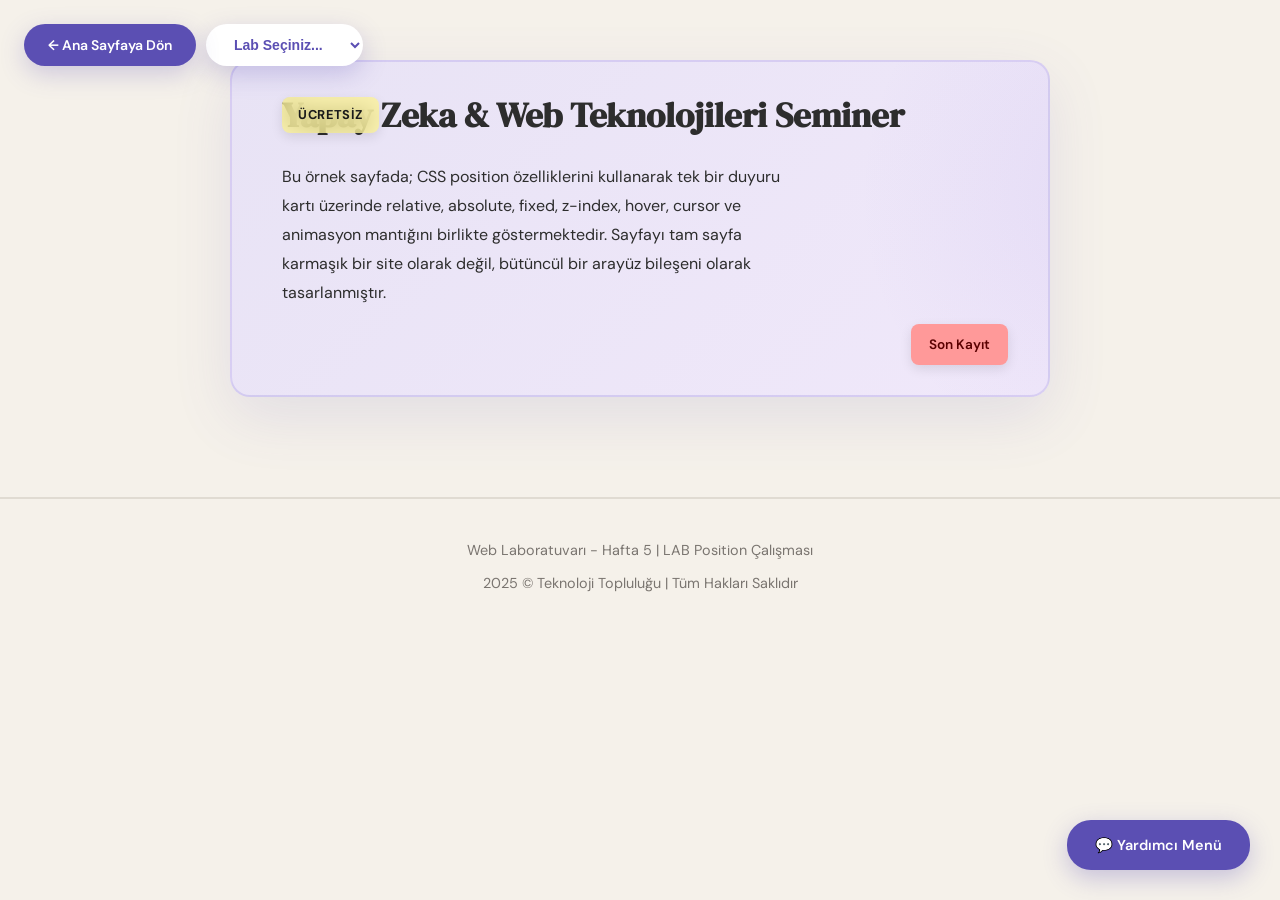
<file: lab5.html>
<!DOCTYPE html>
<html lang="tr">
<head>
  <meta charset="UTF-8">
  <meta name="viewport" content="width=device-width, initial-scale=1.0">
  <title>Teknoloji Topluluğu Etkinliği - Lab Position</title>
  <link rel="preconnect" href="https://fonts.googleapis.com">
  <link rel="preconnect" href="https://fonts.gstatic.com" crossorigin>
  <link href="https://fonts.googleapis.com/css2?family=DM+Serif+Display:ital@0;1&family=DM+Sans:wght@300;400;500;600&display=swap" rel="stylesheet">
  <style>
    /* ============================================================
       LAB POSITION - CSS Position Örneği
       Etkinlik Duyuru Kartı
    ============================================================ */

    * {
      margin: 0;
      padding: 0;
      box-sizing: border-box;
    }

    :root {
      --bg:        #f5f1ea;
      --surface:   #ffffff;
      --border:    #e0dbd2;
      --accent:    #5b4fb3;
      --accent2:   #7b63d4;
      --text:      #2d2d2d;
      --muted:     #7a7570;
      --light:     #f9f7f3;
    }

    html {
      scroll-behavior: smooth;
    }

    body {
      background: var(--bg);
      color: var(--text);
      font-family: 'DM Sans', sans-serif;
      font-size: 16px;
      line-height: 1.6;
      min-height: 100vh;
    }

    /* ─────────────────────────────────────────
       BAŞLANGIÇ BUTON (Fixed) - Zorunlu
    ───────────────────────────────────────── */
    .go-home-btn {
      position: fixed;
      top: 24px;
      left: 24px;
      z-index: 200;
      padding: 12px 24px;
      background: var(--accent);
      color: white;
      border: none;
      border-radius: 24px;
      font-size: 0.875rem;
      font-weight: 600;
      cursor: pointer;
      box-shadow: 0 8px 24px rgba(91, 79, 179, 0.25);
      transition: all 0.3s ease;
      font-family: 'DM Sans', sans-serif;
    }

    .go-home-btn:hover {
      cursor: grab;
      background: var(--accent2);
      transform: translateY(-3px);
      box-shadow: 0 12px 32px rgba(91, 79, 179, 0.35);
    }

    .go-home-btn:active {
      transform: translateY(-1px);
    }

    /* ─────────────────────────────────────────
       ANA SAYFA İÇERİĞİ
    ───────────────────────────────────────── */
    .container {
      max-width: 900px;
      margin: 0 auto;
      padding: 60px 40px;
    }

    /* ─────────────────────────────────────────
       KART KONTEYNER (position: relative) - Zorunlu
    ───────────────────────────────────────── */
    .announcement-card {
      position: relative;
      background: linear-gradient(135deg, #e8e3f5 0%, #f0e8fa 100%);
      border-radius: 20px;
      padding: 25px 50px 60px 50px;
      box-shadow: 0 20px 60px rgba(91, 79, 179, 0.12);
      border: 2px solid rgba(123, 99, 212, 0.2);
      margin-bottom: 40px;
      overflow: hidden;
    }

    .announcement-card::before {
      content: '';
      position: absolute;
      top: -50%;
      right: -50%;
      width: 600px;
      height: 600px;
      background: radial-gradient(circle, rgba(123, 99, 212, 0.1) 0%, transparent 70%);
      border-radius: 50%;
      pointer-events: none;
    }

    .card-content {
      position: relative;
      z-index: 5;
    }

    .card-content h2 {
      font-family: 'DM Serif Display', serif;
      font-size: 2.2rem;
      color: var(--text);
      margin-bottom: 20px;
      font-weight: 700;
    }

    .card-content p {
      font-size: 1rem;
      color: var(--text);
      line-height: 1.8;
      margin-bottom: 28px;
      max-width: 500px;
    }

    /* ─────────────────────────────────────────
       POZİSYONLANMIŞ BADGE'LER (position: absolute) - Zorunlu
    ───────────────────────────────────────── */
    
    /* Badge 1: Başlık ile aynı hizada */
    .badge-free {
      position: absolute;
      top: 35px;
      left: 50px;
      background: rgba(255, 245, 145, 0.7);
      color: #1a1a1a;
      padding: 8px 16px;
      border-radius: 8px;
      font-size: 0.8rem;
      font-weight: 700;
      text-transform: uppercase;
      letter-spacing: 0.05em;
      z-index: 100;
      transition: transform 0.3s ease, box-shadow 0.3s ease;
      cursor: pointer;
      box-shadow: 0 4px 12px rgba(0, 0, 0, 0.1);
      backdrop-filter: blur(10px);
    }

    .badge-free:hover {
      cursor: help;
      transform: scale(1.1) rotate(5deg);
      box-shadow: 0 8px 20px rgba(0, 0, 0, 0.15);
    }

    /* Badge 2: Alt Sağ - Çapraz */
    .badge-location {
      position: absolute;
      bottom: 30px;
      right: 40px;
      background: #ff9999;
      color: #5a0000;
      padding: 10px 18px;
      border-radius: 8px;
      font-size: 0.85rem;
      font-weight: 600;
      text-align: center;
      z-index: 50;
      transition: transform 0.3s ease, box-shadow 0.3s ease;
      cursor: pointer;
      box-shadow: 0 4px 12px rgba(0, 0, 0, 0.1);
      animation: float 2s ease-in-out infinite;
    }

    .badge-location:hover {
      cursor: all-scroll;
      transform: scale(1.1) rotate(5deg);
      box-shadow: 0 8px 20px rgba(0, 0, 0, 0.15);
      animation: none;
    }

    /* Badge 3: Konum - Son Kayıt üzerinde ve çapraz */
    .badge-location-top {
      position: absolute;
      bottom: 60px;
      right: 20px;
      background: #ff6b6b;
      color: white;
      padding: 8px 14px;
      border-radius: 8px;
      font-size: 0.75rem;
      font-weight: 700;
      text-transform: uppercase;
      letter-spacing: 0.05em;
      text-align: center;
      z-index: 60;
      cursor: pointer;
      box-shadow: 0 4px 12px rgba(0, 0, 0, 0.15);
      transform: rotate(-15deg);
      transition: transform 0.3s ease, box-shadow 0.3s ease;
    }

    .badge-location-top:hover {
      cursor: pointer;
      transform: rotate(-15deg) scale(1.1);
      box-shadow: 0 8px 20px rgba(0, 0, 0, 0.2);
    }

    /* ─────────────────────────────────────────
       SABİT ÖĞELER (position: fixed) - Zorunlu
    ───────────────────────────────────────── */
    .floating-helper {
      position: fixed;
      bottom: 30px;
      right: 30px;
      background: var(--accent);
      color: white;
      padding: 16px 28px;
      border-radius: 24px;
      font-size: 0.9rem;
      font-weight: 600;
      box-shadow: 0 8px 24px rgba(91, 79, 179, 0.3);
      z-index: 100;
      cursor: pointer;
      border: none;
      font-family: 'DM Sans', sans-serif;
      animation: bounce 1.2s infinite;
    }

    .floating-helper:hover {
      cursor: cell;
      background: var(--accent2);
      transform: translateY(-5px);
      box-shadow: 0 12px 32px rgba(91, 79, 179, 0.4);
      animation: none;
    }

    /* ─────────────────────────────────────────
       FOOTER
    ───────────────────────────────────────── */
    footer {
      text-align: center;
      padding: 40px;
      border-top: 2px solid var(--border);
      color: var(--muted);
      font-size: 0.9rem;
    }

    footer p {
      margin-bottom: 10px;
    }

    footer a {
      color: var(--accent);
      text-decoration: none;
      font-weight: 600;
      transition: color 0.3s ease;
    }

    footer a:hover {
      color: var(--accent2);
    }

    /* ─────────────────────────────────────────
       ANIMASYON #1 - Transition
    ───────────────────────────────────────── */
    .animated-text {
      animation: slideInUp 0.8s ease forwards;
      opacity: 0;
    }

    /* ─────────────────────────────────────────
       ANIMASYON #2 - Keyframe
    ───────────────────────────────────────── */
    @keyframes slideInUp {
      from {
        opacity: 0;
        transform: translateY(20px);
      }
      to {
        opacity: 1;
        transform: translateY(0);
      }
    }

    @keyframes pulse {
      0%, 100% {
        box-shadow: 0 0 0 0 rgba(91, 79, 179, 0.7);
      }
      50% {
        box-shadow: 0 0 0 8px rgba(91, 79, 179, 0);
      }
    }

    @keyframes bounce {
      0%, 100% {
        transform: translateY(0);
      }
      50% {
        transform: translateY(-12px);
      }
    }

    @keyframes float {
      0%, 100% {
        transform: translateY(-5px) scale(1);
      }
      50% {
        transform: translateY(5px) scale(1.05);
      }
    }

    .pulse-dot {
      width: 12px;
      height: 12px;
      background: var(--accent);
      border-radius: 50%;
      display: inline-block;
      margin-right: 8px;
      animation: pulse 2s infinite;
    }

    .register-btn.bounce-animation {
      animation: bounce 1.2s infinite;
    }

    /* ─────────────────────────────────────────
       RESPONSIVE
    ───────────────────────────────────────── */
    @media (max-width: 768px) {
      .container {
        padding: 40px 20px;
      }

      .announcement-card {
        padding: 40px 25px;
      }

      .announcement-card h2 {
        font-size: 1.6rem;
      }

      .badge-free {
        left: 15px;
        top: 15px;
        font-size: 0.7rem;
        padding: 6px 12px;
      }

      .badge-date {
        right: 15px;
        top: 15px;
        font-size: 0.75rem;
        padding: 8px 14px;
      }

      .badge-location {
        right: 15px;
        bottom: 15px;
        font-size: 0.75rem;
        padding: 8px 14px;
      }

      .badge-location-top {
        bottom: 50px;
        right: 10px;
        font-size: 0.65rem;
        padding: 6px 10px;
      }

      .go-home-btn {
        left: 12px;
        top: 12px;
        padding: 10px 16px;
        font-size: 0.8rem;
      }

      .floating-helper {
        bottom: 20px;
        right: 20px;
        padding: 12px 20px;
        font-size: 0.8rem;
      }
    }

  </style>
</head>
<body>

  <!-- SABİT BUTON: ANA SAYFAYA DÖN & LAB GEÇİŞİ -->
  <div style="position: fixed; top: 24px; left: 24px; z-index: 200; display: flex; gap: 10px; align-items: center;">
    <button class="go-home-btn" style="position: static; margin: 0;" onclick="window.location.href='index.html'">← Ana Sayfaya Dön</button>
    <select id="labSelector" style="padding: 12px 24px; border-radius: 24px; border: none; background: var(--surface); color: var(--accent); font-size: 0.875rem; font-weight: 600; cursor: pointer; box-shadow: 0 8px 24px rgba(91, 79, 179, 0.25);">
      <option value="" selected disabled>Lab Seçiniz...</option>
      <option value="2">Lab 2</option>
      <option value="3">Lab 3</option>
      <option value="5">Lab 5</option>
      <option value="6-1">Lab 6.1</option>
      <option value="6-2">Lab 6.2</option>
      <option value="7">Lab 7</option>
    </select>
  </div>

  <!-- ANA İÇERİK -->
  <main class="container">
    
    <!-- KART: position: relative konteyner -->
    <div class="announcement-card">
      
      <!-- Badge: Başlık ile aynı hizada -->
      <span class="badge-free">Ücretsiz</span>
      
      <!-- Badge: Son Kayıt (float animasyonlu) -->
      <span class="badge-location">Son Kayıt</span>

      <!-- Kart İçeriği -->
      <div class="card-content">
        <h2>Yapay Zeka & Web Teknolojileri Seminer</h2>
        <p>
          Bu örnek sayfada; CSS position özelliklerini kullanarak tek bir duyuru kartı üzerinde 
          relative, absolute, fixed, z-index, hover, cursor ve animasyon mantığını birlikte 
          göstermektedir. Sayfayı tam sayfa karmaşık bir site olarak değil, bütüncül bir 
          arayüz bileşeni olarak tasarlanmıştır.
        </p>
      </div>

    </div>

  </main>

  <!-- FOOTER -->
  <footer>
    <p>Web Laboratuvarı - Hafta 5 | LAB Position Çalışması</p>
    <p>2025 © Teknoloji Topluluğu | Tüm Hakları Saklıdır</p>
  </footer>

  <!-- SABİT BUTON: Yardımcı İletişim -->
  <button class="floating-helper" onclick="alert('İletişim için: teknoloji@universite.edu')">💬 Yardımcı Menü</button>

  <script>
    document.addEventListener('DOMContentLoaded', function() {
      const labSelector = document.getElementById('labSelector');
      if (labSelector) {
        labSelector.addEventListener('change', function() {
          if (this.value) {
            window.location.href = `lab${this.value}.html`;
          }
        });
      }
    });
  </script>
</body>
</html>
</file>
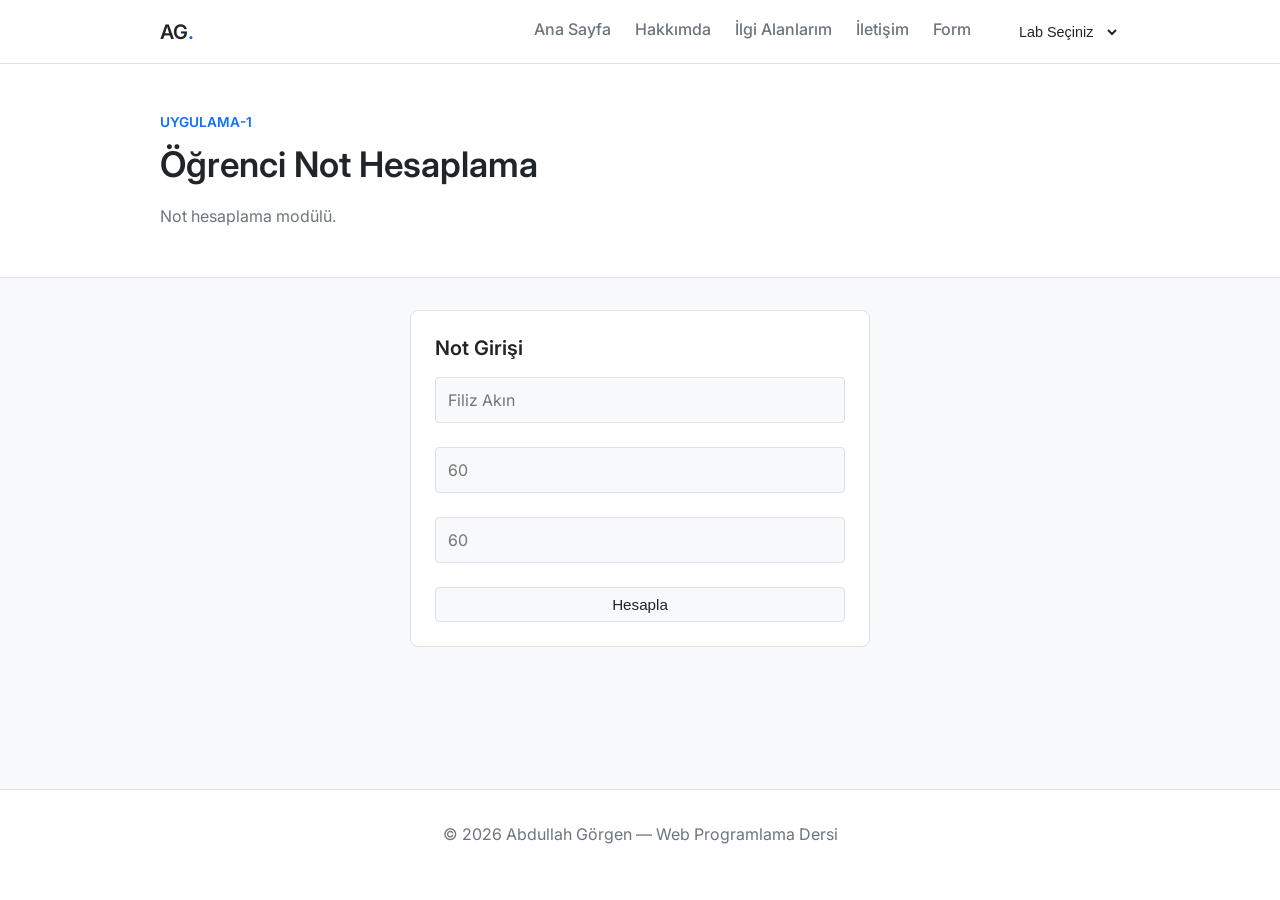
<file: lab6-1.html>
<!DOCTYPE html>
<html lang="tr">
<head>
  <meta charset="UTF-8">
  <meta name="viewport" content="width=device-width, initial-scale=1.0">
  <title>Öğrenci Not Hesaplama</title>
  <link rel="stylesheet" href="style.css">
</head>
<body>

  <!-- NAVBAR -->
  <nav class="navbar">
    <div class="container">
      <a href="index.html" class="nav-logo">AG<span>.</span></a>
      <ul class="nav-links">
        <li><a href="index.html">Ana Sayfa</a></li>
        <li><a href="about.html">Hakkımda</a></li>
        <li><a href="interests.html">İlgi Alanlarım</a></li>
        <li><a href="contact.html">İletişim</a></li>
        <li><a href="contactform.html">Form</a></li>
        <li>
          <select id="labSelector" style="padding: 6px 10px; border-radius: 6px; border: 1px solid var(--border); background: var(--surface); color: var(--text); font-size: 0.9rem; cursor: pointer; margin-left: 10px;">
            <option value="" selected disabled>Lab Seçiniz</option>
            <option value="2">Lab 2</option>
            <option value="3">Lab 3</option>
            <option value="5">Lab 5</option>
            <option value="6-1">Lab 6.1</option>
            <option value="6-2">Lab 6.2</option>
            <option value="7">Lab 7</option>
          </select>
        </li>
      </ul>
    </div>
  </nav>

  <div class="page-hero">
    <div class="container">
      <span class="eyebrow">Uygulama-1</span>
      <h1>Öğrenci Not Hesaplama</h1>
      <p>Not hesaplama modülü.</p>
    </div>
  </div>

  <div class="page-body">
    <div class="container" style="max-width: 500px;">
      
      <div class="card" style="padding: 1.5rem; margin-bottom: 1rem;">
        <h2 style="font-size: 1.25rem; margin-bottom: 1rem; border-bottom: none; padding-bottom: 0;">Not Girişi</h2>
        <form id="gradeForm" onsubmit="calculateGrade(event)">
          <div class="form-group">
            <input type="text" id="studentName" class="form-control" placeholder="Filiz Akın" required>
          </div>
          <div class="form-group">
            <input type="number" id="midtermGrade" class="form-control" placeholder="60" min="0" max="100" required>
          </div>
          <div class="form-group">
            <input type="number" id="finalGrade" class="form-control" placeholder="60" min="0" max="100" required>
          </div>
          <button type="submit" class="btn btn-ghost" style="width: 100%; border-color: var(--border-color); background-color: var(--bg-color);">Hesapla</button>
        </form>
      </div>

      <div id="resultBox" style="display: none; background-color: var(--bg-color); border: 1px solid var(--border-color); border-radius: var(--radius-md); padding: 1.5rem;">
        <h3 id="resName" style="margin-bottom: 1rem; font-size: 1.1rem; color: var(--text-primary);">Filiz Akın</h3>
        <p style="margin-bottom: 0.2rem; color: var(--text-primary); font-size: 0.95rem;">Ortalama: <span id="resAvg"></span></p>
        <p style="margin-bottom: 0.2rem; color: var(--text-primary); font-size: 0.95rem;">Harf Notu: <span id="resLetter"></span></p>
        <p style="margin-bottom: 0; color: var(--text-primary); font-size: 0.95rem;">Durum: <span id="resStatus"></span></p>
      </div>

    </div>
  </div>

  <footer class="site-footer">
    <div class="container">
      <p>© 2026 Abdullah Görgen — Web Programlama Dersi</p>
    </div>
  </footer>

  <script>
    function calculateGrade(e) {
      e.preventDefault();
      
      const name = document.getElementById('studentName').value;
      const vize = parseFloat(document.getElementById('midtermGrade').value);
      const final = parseFloat(document.getElementById('finalGrade').value);
      
      const avg = (vize * 0.4) + (final * 0.6);
      
      let letter = '';
      if (avg >= 90) letter = 'AA';
      else if (avg >= 85) letter = 'BA';
      else if (avg >= 80) letter = 'BB';
      else if (avg >= 75) letter = 'CB';
      else if (avg >= 70) letter = 'CC';
      else if (avg >= 65) letter = 'DC';
      else if (avg >= 60) letter = 'DD';
      else if (avg >= 50) letter = 'FD';
      else letter = 'FF';
      
      const status = avg >= 50 ? 'Geçti' : 'Kaldı';
      
      document.getElementById('resName').textContent = name;
      document.getElementById('resAvg').textContent = avg.toFixed(2);
      document.getElementById('resLetter').textContent = letter;
      document.getElementById('resStatus').textContent = status;
      
      document.getElementById('resultBox').style.display = 'block';
    }
  </script>

  <script>
    document.addEventListener('DOMContentLoaded', function() {
      const labSelector = document.getElementById('labSelector');
      if (labSelector) {
        labSelector.addEventListener('change', function() {
          if (this.value) {
            window.location.href = `lab${this.value}.html`;
          }
        });
      }
    });
  </script>
</body>
</html>
</file>
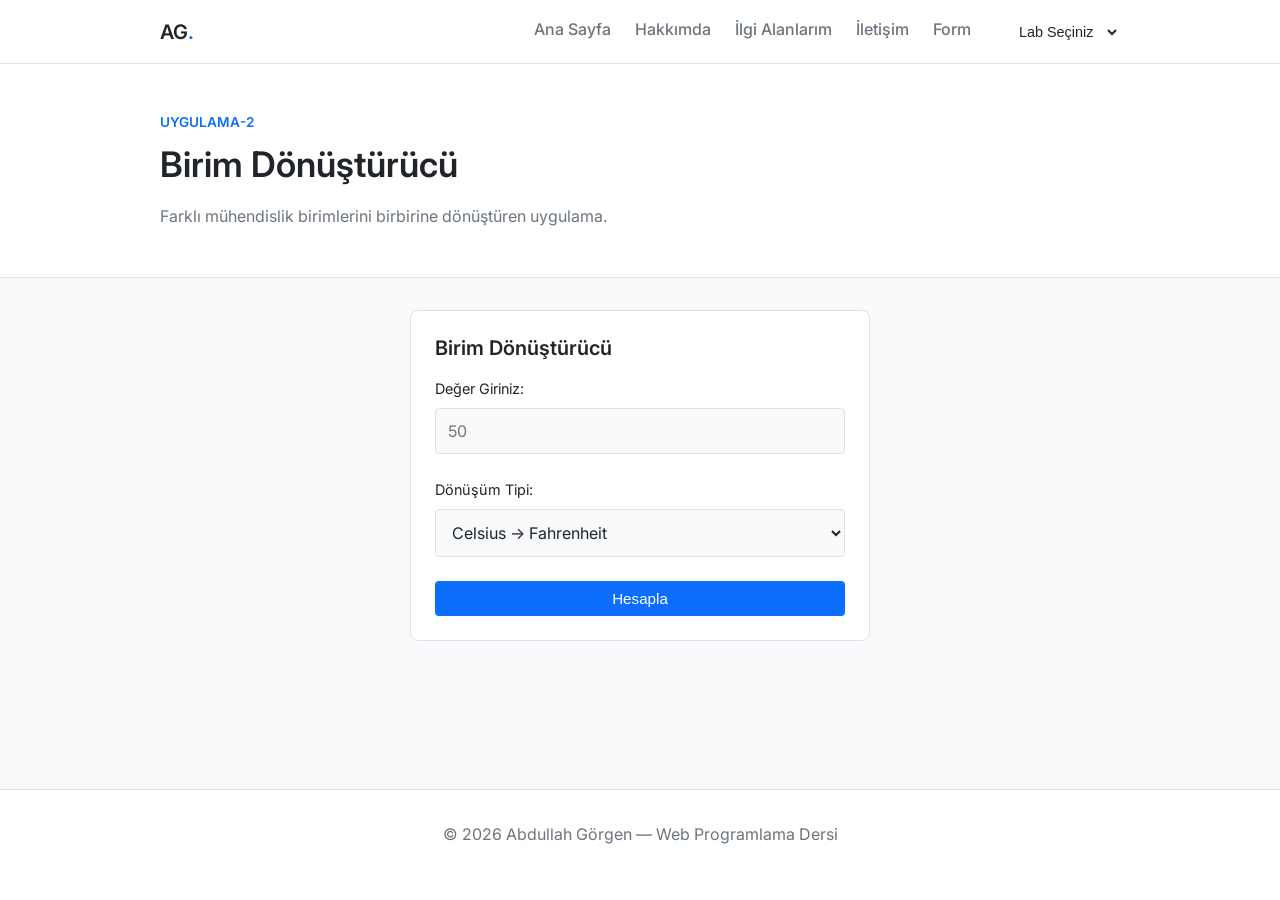
<file: lab6-2.html>
<!DOCTYPE html>
<html lang="tr">
<head>
  <meta charset="UTF-8">
  <meta name="viewport" content="width=device-width, initial-scale=1.0">
  <title>Birim Dönüştürücü</title>
  <link rel="stylesheet" href="style.css">
</head>
<body>

  <!-- NAVBAR -->
  <nav class="navbar">
    <div class="container">
      <a href="index.html" class="nav-logo">AG<span>.</span></a>
      <ul class="nav-links">
        <li><a href="index.html">Ana Sayfa</a></li>
        <li><a href="about.html">Hakkımda</a></li>
        <li><a href="interests.html">İlgi Alanlarım</a></li>
        <li><a href="contact.html">İletişim</a></li>
        <li><a href="contactform.html">Form</a></li>
        <li>
          <select id="labSelector" style="padding: 6px 10px; border-radius: 6px; border: 1px solid var(--border); background: var(--surface); color: var(--text); font-size: 0.9rem; cursor: pointer; margin-left: 10px;">
            <option value="" selected disabled>Lab Seçiniz</option>
            <option value="2">Lab 2</option>
            <option value="3">Lab 3</option>
            <option value="5">Lab 5</option>
            <option value="6-1">Lab 6.1</option>
            <option value="6-2">Lab 6.2</option>
            <option value="7">Lab 7</option>
          </select>
        </li>
      </ul>
    </div>
  </nav>

  <div class="page-hero">
    <div class="container">
      <span class="eyebrow">Uygulama-2</span>
      <h1>Birim Dönüştürücü</h1>
      <p>Farklı mühendislik birimlerini birbirine dönüştüren uygulama.</p>
    </div>
  </div>

  <div class="page-body">
    <div class="container" style="max-width: 500px;">
      
      <div class="card" style="padding: 1.5rem; margin-bottom: 1rem;">
        <h2 style="font-size: 1.25rem; margin-bottom: 1rem; border-bottom: none; padding-bottom: 0;">Birim Dönüştürücü</h2>
        <form id="convertForm" onsubmit="convertUnits(event)">
          <div class="form-group">
            <label class="form-label" style="font-weight: 400;" for="inputValue">Değer Giriniz:</label>
            <input type="number" id="inputValue" step="any" class="form-control" placeholder="50" required>
          </div>
          
          <div class="form-group">
            <label class="form-label" style="font-weight: 400;" for="conversionType">Dönüşüm Tipi:</label>
            <select id="conversionType" class="form-control" required style="cursor: pointer;">
              <option value="c_to_f">Celsius -> Fahrenheit</option>
              <option value="f_to_c">Fahrenheit -> Celsius</option>
              <option value="m_to_km">Metre -> Kilometre</option>
              <option value="km_to_m">Kilometre -> Metre</option>
              <option value="kg_to_g">Kilogram -> Gram</option>
              <option value="g_to_kg">Gram -> Kilogram</option>
            </select>
          </div>
          
          <button type="submit" class="btn btn-primary" style="width: 100%;">Hesapla</button>
        </form>
      </div>

      <div id="convertResultBox" style="display: none; background-color: #d1e7dd; border: 1px solid #badbcc; border-radius: var(--radius-sm); padding: 1rem; text-align: center;">
        <h3 style="margin: 0; color: #0f5132; font-size: 1rem; font-weight: 600;">Sonuç: <span id="convertResult"></span></h3>
      </div>

    </div>
  </div>

  <footer class="site-footer">
    <div class="container">
      <p>© 2026 Abdullah Görgen — Web Programlama Dersi</p>
    </div>
  </footer>

  <script>
    function convertUnits(e) {
      e.preventDefault();
      
      const val = parseFloat(document.getElementById('inputValue').value);
      const type = document.getElementById('conversionType').value;
      
      let res = 0;
      
      switch(type) {
        case 'c_to_f':
          res = (val * 9/5) + 32;
          break;
        case 'f_to_c':
          res = (val - 32) * 5/9;
          break;
        case 'm_to_km':
          res = val / 1000;
          break;
        case 'km_to_m':
          res = val * 1000;
          break;
        case 'kg_to_g':
          res = val * 1000;
          break;
        case 'g_to_kg':
          res = val / 1000;
          break;
      }
      
      let displayRes = res;
      if (!Number.isInteger(res)) {
         displayRes = res.toFixed(3);
         displayRes = parseFloat(displayRes);
      }
      
      document.getElementById('convertResult').textContent = displayRes;
      document.getElementById('convertResultBox').style.display = 'block';
    }
  </script>

  <script>
    document.addEventListener('DOMContentLoaded', function() {
      const labSelector = document.getElementById('labSelector');
      if (labSelector) {
        labSelector.addEventListener('change', function() {
          if (this.value) {
            window.location.href = `lab${this.value}.html`;
          }
        });
      }
    });
  </script>
</body>
</html>
</file>
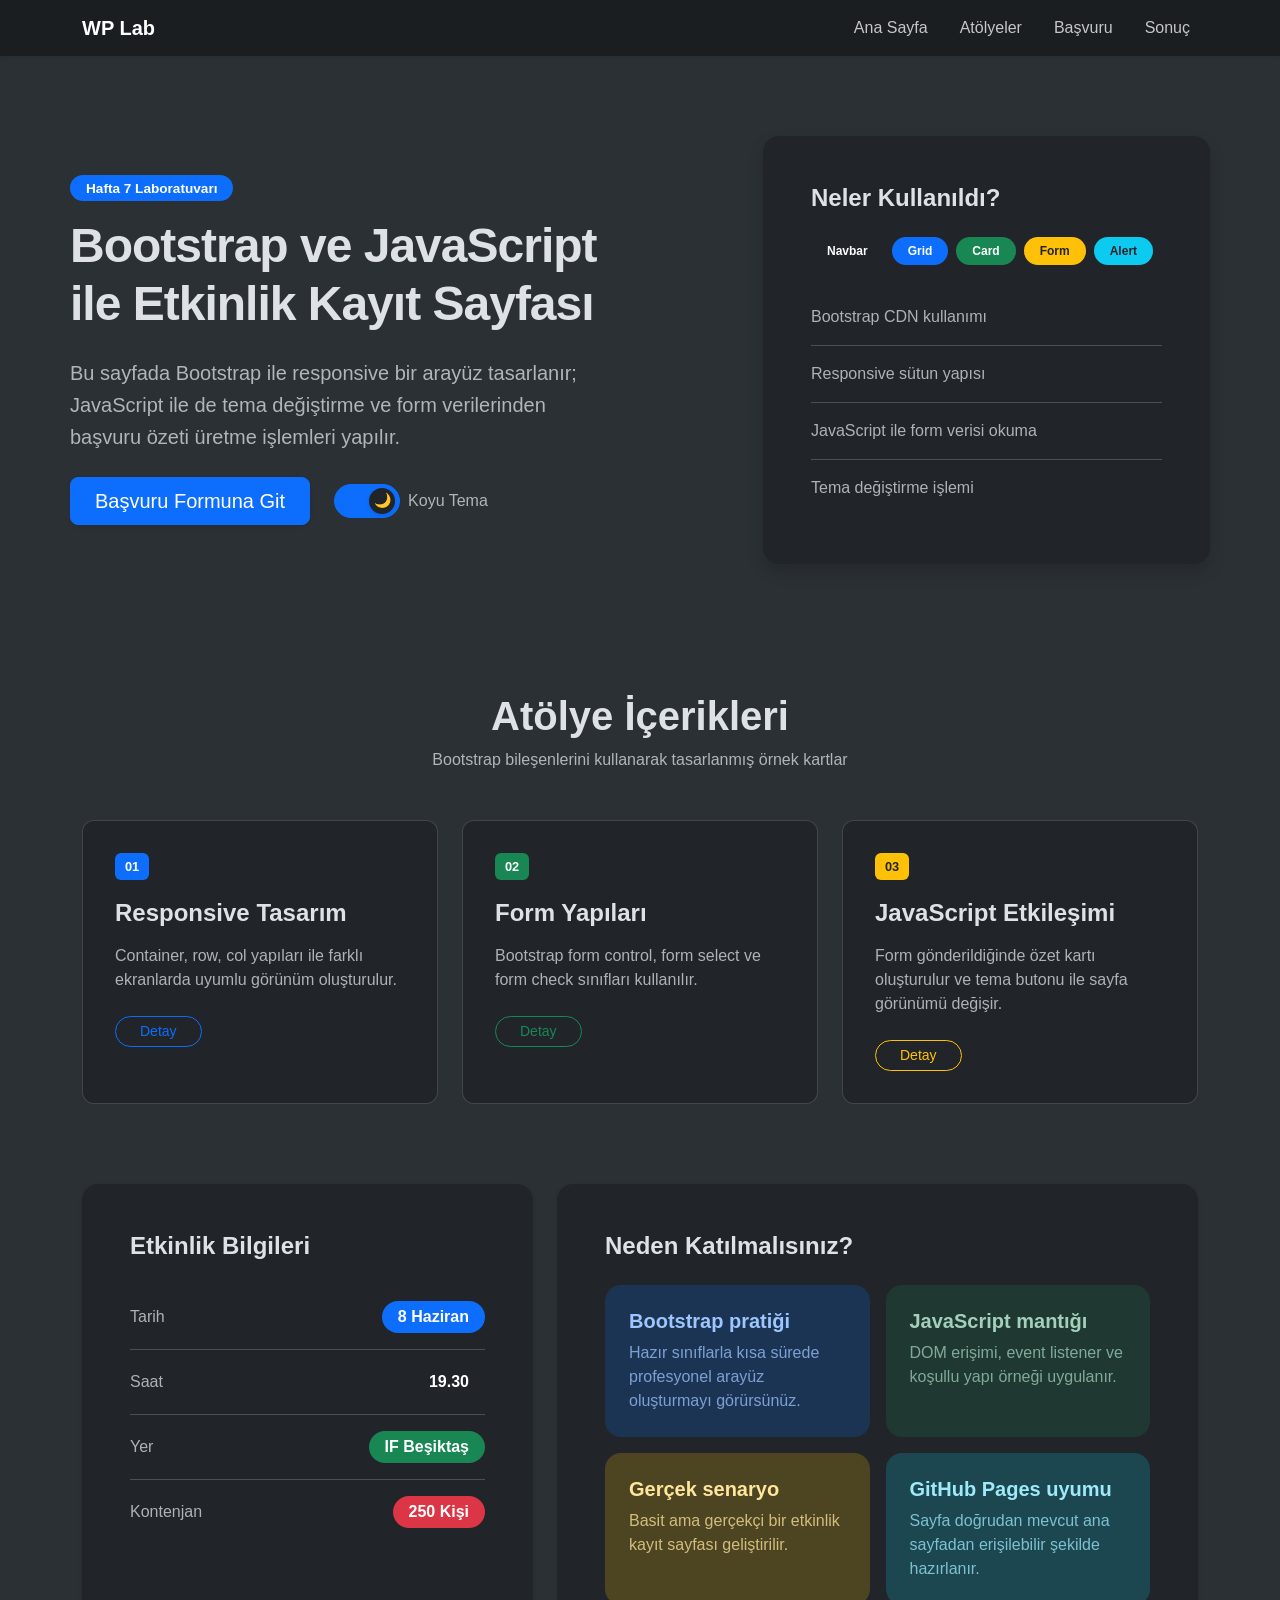
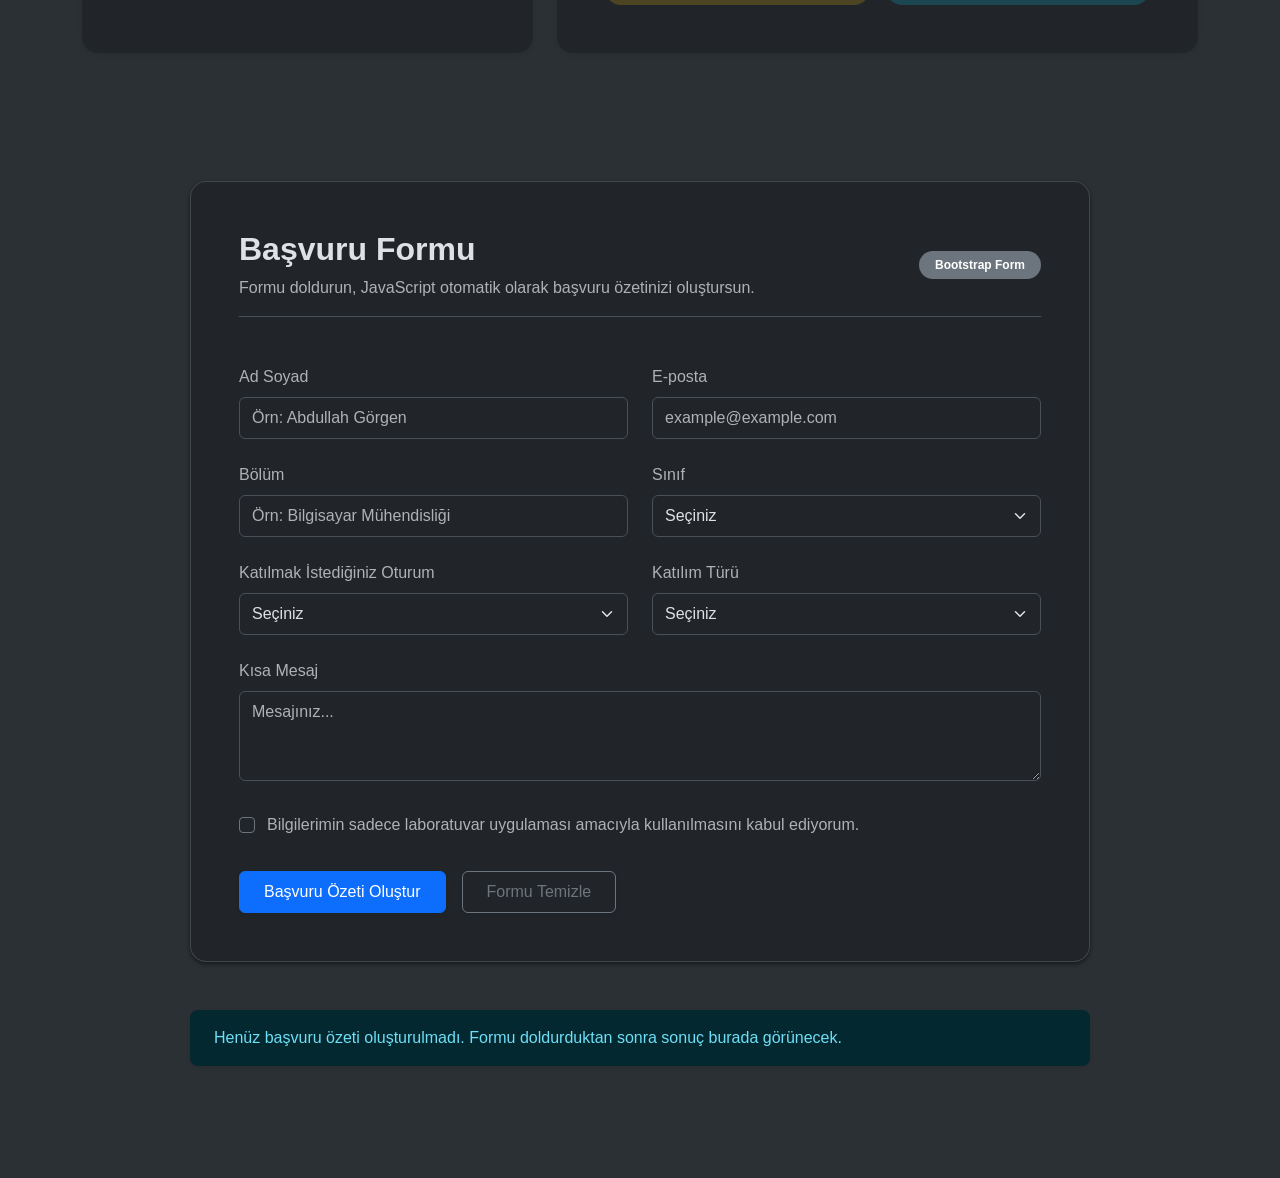
<file: lab7.html>
<!DOCTYPE html>
<html lang="tr" data-bs-theme="dark">

<head>
    <meta charset="UTF-8">
    <meta name="viewport" content="width=device-width, initial-scale=1.0">
    <title>Lab 7 - Başvuru Sayfası</title>
    <!-- Bootstrap 5.3.3 CSS -->
    <link href="https://cdn.jsdelivr.net/npm/bootstrap@5.3.3/dist/css/bootstrap.min.css" rel="stylesheet"
        integrity="sha384-QWTKZyjpPEjISv5WaRU9OFeRpok6YctnYmDr5pNlyT2bRjXh0JMhjY6hW+ALEwIH" crossorigin="anonymous">
    <!-- Bootstrap Icons -->
    <link rel="stylesheet" href="https://cdn.jsdelivr.net/npm/bootstrap-icons@1.11.3/font/bootstrap-icons.min.css">
    <style>
        body {
            font-family: 'Inter', -apple-system, BlinkMacSystemFont, "Segoe UI", Roboto, "Helvetica Neue", Arial, sans-serif;
            transition: background-color 0.3s, color 0.3s;
        }

        /* Navbar force background logic */
        .navbar {
            background-color: #1a1e21 !important;
        }

        .hero-section {
            padding: 5rem 0;
        }

        .feature-card {
            border-radius: 12px;
            border: 1px solid var(--bs-border-color-translucent);
            transition: transform 0.2s ease, box-shadow 0.2s ease;
            background-color: var(--bs-card-bg);
        }

        .feature-card:hover {
            transform: translateY(-5px);
            box-shadow: 0 .5rem 1rem rgba(0, 0, 0, .15) !important;
        }

        /* Soft Badges */
        .badge-soft-primary {
            background-color: rgba(13, 110, 253, 0.15);
            color: #0a58ca;
        }

        .badge-soft-success {
            background-color: rgba(25, 135, 84, 0.15);
            color: #146c43;
        }

        .badge-soft-warning {
            background-color: rgba(255, 193, 7, 0.15);
            color: #997404;
        }

        .badge-soft-info {
            background-color: rgba(13, 202, 240, 0.15);
            color: #087990;
        }

        [data-bs-theme="dark"] .badge-soft-primary {
            background-color: rgba(13, 110, 253, 0.2);
            color: #9ec5fe;
        }

        [data-bs-theme="dark"] .badge-soft-success {
            background-color: rgba(25, 135, 84, 0.2);
            color: #a3cfbb;
        }

        [data-bs-theme="dark"] .badge-soft-warning {
            background-color: rgba(255, 193, 7, 0.2);
            color: #ffe69c;
        }

        [data-bs-theme="dark"] .badge-soft-info {
            background-color: rgba(13, 202, 240, 0.2);
            color: #9eeaf9;
        }

        .number-badge {
            font-size: 0.8rem;
            font-weight: bold;
            background-color: #0d6efd;
            color: white;
            padding: 4px 10px;
            border-radius: 6px;
            display: inline-block;
            margin-bottom: 1.2rem;
        }

        .number-badge.bg-success {
            background-color: #198754;
        }

        .number-badge.bg-warning {
            background-color: #ffc107;
            color: #000;
        }

        [data-bs-theme="dark"] .number-badge.bg-warning {
            color: #212529;
            background-color: #ffda6a;
        }

        .form-section {
            background-color: var(--bs-body-bg);
            border: 1px solid var(--bs-border-color-translucent);
            border-radius: 16px;
            padding: 3rem;
            box-shadow: 0 .125rem .25rem rgba(0, 0, 0, .075);
            margin-top: 2rem;
            transition: background-color 0.3s, border-color 0.3s;
        }

        [data-bs-theme="dark"] .form-section {
            box-shadow: 0 .125rem .25rem rgba(0, 0, 0, .5);
        }

        .pill-badge {
            border-radius: 50rem;
            padding: 0.4rem 1rem;
            font-weight: 600;
            font-size: 0.85rem;
        }

        /* Custom Theme Switch Slider */
        .theme-switch-wrapper {
            display: flex;
            align-items: center;
        }

        .theme-switch {
            display: inline-block;
            height: 34px;
            position: relative;
            width: 66px;
            margin-bottom: 0;
        }

        .theme-switch input {
            display: none;
        }

        .slider {
            background-color: #e9ecef;
            bottom: 0;
            cursor: pointer;
            left: 0;
            position: absolute;
            right: 0;
            top: 0;
            transition: .4s;
            border-radius: 34px;
            border: 1px solid #ced4da;
        }

        .slider:before {
            background-color: #fff;
            bottom: 3px;
            content: "☀️";
            height: 26px;
            left: 4px;
            position: absolute;
            transition: .4s;
            width: 26px;
            border-radius: 50%;
            display: flex;
            align-items: center;
            justify-content: center;
            font-size: 14px;
            box-shadow: 0 2px 4px rgba(0, 0, 0, 0.1);
        }

        input:checked+.slider {
            background-color: #0d6efd;
            border-color: #0d6efd;
        }

        input:checked+.slider:before {
            transform: translateX(30px);
            content: "🌙";
            background-color: #212529;
        }

        [data-bs-theme="dark"] .slider {
            background-color: #495057;
            border-color: #6c757d;
        }
    </style>
</head>

<body class="bg-body-tertiary">

    <!-- Navbar -->
    <nav class="navbar navbar-expand-lg navbar-dark shadow-sm">
        <div class="container">
            <a class="navbar-brand fw-bold" href="index.html">WP Lab</a>
            <button class="navbar-toggler" type="button" data-bs-toggle="collapse" data-bs-target="#navbarNav">
                <span class="navbar-toggler-icon"></span>
            </button>
            <div class="collapse navbar-collapse justify-content-end" id="navbarNav">
                <ul class="navbar-nav gap-3 fs-6">
                    <li class="nav-item"><a class="nav-link text-white opacity-75" href="index.html">Ana Sayfa</a></li>
                    <li class="nav-item"><a class="nav-link text-white opacity-75" href="#atolyeler">Atölyeler</a></li>
                    <li class="nav-item"><a class="nav-link text-white opacity-75" href="#basvuru">Başvuru</a></li>
                    <li class="nav-item"><a class="nav-link text-white opacity-75" href="#sonuc">Sonuç</a></li>
                </ul>
            </div>
        </div>
    </nav>

    <!-- Hero Bölümü -->
    <div class="container hero-section">
        <div class="row align-items-center g-5">
            <div class="col-lg-6">
                <span class="badge bg-primary mb-3 pill-badge">Hafta 7 Laboratuvarı</span>
                <h1 class="display-5 fw-bold mb-4" style="letter-spacing: -1px;">Bootstrap ve JavaScript ile Etkinlik
                    Kayıt Sayfası</h1>
                <p class="text-body-secondary mb-4 fs-5" style="line-height: 1.6;">
                    Bu sayfada Bootstrap ile responsive bir arayüz tasarlanır; JavaScript ile de tema değiştirme ve form
                    verilerinden başvuru özeti üretme işlemleri yapılır.
                </p>
                <div class="d-flex align-items-center gap-3">
                    <a href="#basvuru" class="btn btn-primary btn-lg px-4 fw-medium shadow-sm">Başvuru Formuna Git</a>
                    <div class="theme-switch-wrapper ms-2">
                        <label class="theme-switch" for="temaSwitch">
                            <input type="checkbox" id="temaSwitch" checked>
                            <div class="slider"></div>
                        </label>
                        <span class="ms-2 fw-medium text-body-secondary" id="temaLabel" style="user-select: none;">Koyu
                            Tema</span>
                    </div>
                </div>
            </div>
            <div class="col-lg-5 offset-lg-1">
                <div class="card border-0 shadow rounded-4">
                    <div class="card-body p-4 p-lg-5">
                        <h4 class="fw-bold mb-4">Neler Kullanıldı?</h4>
                        <div class="d-flex flex-wrap gap-2 mb-4">
                            <span class="badge bg-dark rounded-pill py-2 px-3">Navbar</span>
                            <span class="badge bg-primary rounded-pill py-2 px-3">Grid</span>
                            <span class="badge bg-success rounded-pill py-2 px-3">Card</span>
                            <span class="badge bg-warning text-dark rounded-pill py-2 px-3">Form</span>
                            <span class="badge bg-info text-dark rounded-pill py-2 px-3">Alert</span>
                        </div>
                        <ul class="list-group list-group-flush">
                            <li class="list-group-item px-0 py-3 border-bottom text-body-secondary bg-transparent">
                                Bootstrap CDN kullanımı</li>
                            <li class="list-group-item px-0 py-3 border-bottom text-body-secondary bg-transparent">
                                Responsive sütun yapısı</li>
                            <li class="list-group-item px-0 py-3 border-bottom text-body-secondary bg-transparent">
                                JavaScript ile form verisi okuma</li>
                            <li class="list-group-item px-0 py-3 text-body-secondary border-0 bg-transparent">Tema
                                değiştirme işlemi</li>
                        </ul>
                    </div>
                </div>
            </div>
        </div>
    </div>

    <!-- Atölye İçerikleri -->
    <div id="atolyeler" class="container py-5">
        <div class="text-center mb-5">
            <h2 class="fw-bold display-6 mb-2">Atölye İçerikleri</h2>
            <p class="text-body-secondary">Bootstrap bileşenlerini kullanarak tasarlanmış örnek kartlar</p>
        </div>

        <div class="row g-4 mb-5 pb-4">
            <div class="col-md-4">
                <div class="card h-100 feature-card p-2">
                    <div class="card-body p-4">
                        <span class="number-badge">01</span>
                        <h4 class="fw-bold mb-3">Responsive Tasarım</h4>
                        <p class="text-body-secondary mb-4">Container, row, col yapıları ile farklı ekranlarda uyumlu
                            görünüm oluşturulur.</p>
                        <button
                            class="btn btn-outline-primary btn-sm rounded-pill px-4 fw-medium mt-auto">Detay</button>
                    </div>
                </div>
            </div>
            <div class="col-md-4">
                <div class="card h-100 feature-card p-2">
                    <div class="card-body p-4">
                        <span class="number-badge bg-success">02</span>
                        <h4 class="fw-bold mb-3">Form Yapıları</h4>
                        <p class="text-body-secondary mb-4">Bootstrap form control, form select ve form check sınıfları
                            kullanılır.</p>
                        <button
                            class="btn btn-outline-success btn-sm rounded-pill px-4 fw-medium mt-auto">Detay</button>
                    </div>
                </div>
            </div>
            <div class="col-md-4">
                <div class="card h-100 feature-card p-2">
                    <div class="card-body p-4">
                        <span class="number-badge bg-warning text-dark">03</span>
                        <h4 class="fw-bold mb-3">JavaScript Etkileşimi</h4>
                        <p class="text-body-secondary mb-4">Form gönderildiğinde özet kartı oluşturulur ve tema butonu
                            ile sayfa görünümü değişir.</p>
                        <button
                            class="btn btn-outline-warning btn-sm rounded-pill px-4 fw-medium mt-auto">Detay</button>
                    </div>
                </div>
            </div>
        </div>

        <div class="row g-4 pt-2">
            <div class="col-lg-5">
                <div class="card shadow-sm border-0 rounded-4 h-100">
                    <div class="card-body p-4 p-xl-5">
                        <h4 class="fw-bold mb-4">Etkinlik Bilgileri</h4>
                        <ul class="list-group list-group-flush">
                            <li
                                class="list-group-item px-0 py-3 d-flex justify-content-between align-items-center border-bottom bg-transparent">
                                <span class="text-body-secondary">Tarih</span>
                                <span class="badge bg-primary rounded-pill px-3 py-2 fs-6">8 Haziran</span>
                            </li>
                            <li
                                class="list-group-item px-0 py-3 d-flex justify-content-between align-items-center border-bottom bg-transparent">
                                <span class="text-body-secondary">Saat</span>
                                <span class="badge bg-dark rounded-pill px-3 py-2 fs-6">19.30</span>
                            </li>
                            <li
                                class="list-group-item px-0 py-3 d-flex justify-content-between align-items-center border-bottom bg-transparent">
                                <span class="text-body-secondary">Yer</span>
                                <span class="badge bg-success rounded-pill px-3 py-2 fs-6">IF Beşiktaş</span>
                            </li>
                            <li
                                class="list-group-item px-0 py-3 d-flex justify-content-between align-items-center border-0 bg-transparent">
                                <span class="text-body-secondary">Kontenjan</span>
                                <span class="badge bg-danger rounded-pill px-3 py-2 fs-6">250 Kişi</span>
                            </li>
                        </ul>
                    </div>
                </div>
            </div>
            <div class="col-lg-7">
                <div class="card shadow-sm border-0 rounded-4 h-100">
                    <div class="card-body p-4 p-xl-5">
                        <h4 class="fw-bold mb-4">Neden Katılmalısınız?</h4>
                        <div class="row g-3">
                            <div class="col-md-6">
                                <div class="p-4 rounded-4 badge-soft-primary h-100 border-0">
                                    <h6 class="fw-bold fs-5 mb-2">Bootstrap pratiği</h6>
                                    <p class="mb-0 opacity-75">Hazır sınıflarla kısa sürede profesyonel arayüz
                                        oluşturmayı görürsünüz.</p>
                                </div>
                            </div>
                            <div class="col-md-6">
                                <div class="p-4 rounded-4 badge-soft-success h-100 border-0">
                                    <h6 class="fw-bold fs-5 mb-2">JavaScript mantığı</h6>
                                    <p class="mb-0 opacity-75">DOM erişimi, event listener ve koşullu yapı örneği
                                        uygulanır.</p>
                                </div>
                            </div>
                            <div class="col-md-6">
                                <div class="p-4 rounded-4 badge-soft-warning h-100 border-0">
                                    <h6 class="fw-bold fs-5 mb-2">Gerçek senaryo</h6>
                                    <p class="mb-0 opacity-75">Basit ama gerçekçi bir etkinlik kayıt sayfası
                                        geliştirilir.</p>
                                </div>
                            </div>
                            <div class="col-md-6">
                                <div class="p-4 rounded-4 badge-soft-info h-100 border-0">
                                    <h6 class="fw-bold fs-5 mb-2">GitHub Pages uyumu</h6>
                                    <p class="mb-0 opacity-75">Sayfa doğrudan mevcut ana sayfadan erişilebilir şekilde
                                        hazırlanır.</p>
                                </div>
                            </div>
                        </div>
                    </div>
                </div>
            </div>
        </div>
    </div>

    <!-- Başvuru Formu Bölümü -->
    <div id="basvuru" class="container py-5">
        <div class="form-section mx-auto" style="max-width: 900px;">
            <div class="d-flex justify-content-between align-items-center mb-5 pb-3 border-bottom">
                <div>
                    <h2 class="fw-bold mb-2">Başvuru Formu</h2>
                    <p class="text-body-secondary mb-0">Formu doldurun, JavaScript otomatik olarak başvuru özetinizi
                        oluştursun.</p>
                </div>
                <span class="badge bg-secondary px-3 py-2 rounded-pill d-none d-sm-inline">Bootstrap Form</span>
            </div>

            <div id="formUyari" class="alert alert-danger d-none shadow-sm rounded-3 mb-4" role="alert">
                <i class="bi bi-exclamation-triangle-fill me-2"></i> Lütfen tüm alanları eksiksiz doldurunuz.
            </div>

            <form id="basvuruFormu" novalidate>
                <div class="row g-4 mb-4">
                    <div class="col-md-6">
                        <label for="adSoyad" class="form-label text-body-secondary fw-medium">Ad Soyad</label>
                        <input type="text" class="form-control py-2" id="adSoyad" placeholder="Örn: Abdullah Görgen"
                            required>
                    </div>
                    <div class="col-md-6">
                        <label for="eposta" class="form-label text-body-secondary fw-medium">E-posta</label>
                        <input type="email" class="form-control py-2" id="eposta" placeholder="example@example.com"
                            required>
                    </div>

                    <div class="col-md-6">
                        <label for="bolum" class="form-label text-body-secondary fw-medium">Bölüm</label>
                        <input type="text" class="form-control py-2" id="bolum"
                            placeholder="Örn: Bilgisayar Mühendisliği" required>
                    </div>
                    <div class="col-md-6">
                        <label for="sinif" class="form-label text-body-secondary fw-medium">Sınıf</label>
                        <select class="form-select py-2" id="sinif" required>
                            <option value="" selected disabled>Seçiniz</option>
                            <option value="1. Sınıf">1. Sınıf</option>
                            <option value="2. Sınıf">2. Sınıf</option>
                            <option value="3. Sınıf">3. Sınıf</option>
                            <option value="4. Sınıf">4. Sınıf</option>
                        </select>
                    </div>

                    <div class="col-md-6">
                        <label for="oturumTuru" class="form-label text-body-secondary fw-medium">Katılmak İstediğiniz
                            Oturum</label>
                        <select class="form-select py-2" id="oturumTuru" required>
                            <option value="" selected disabled>Seçiniz</option>
                            <option value="Bootstrap + JS Projesi">Bootstrap + JS Projesi</option>
                            <option value="Sadece Bootstrap">Sadece Bootstrap</option>
                            <option value="Sadece JS">Sadece JS</option>
                        </select>
                    </div>
                    <div class="col-md-6">
                        <label for="katilimTuru" class="form-label text-body-secondary fw-medium">Katılım Türü</label>
                        <select class="form-select py-2" id="katilimTuru" required>
                            <option value="" selected disabled>Seçiniz</option>
                            <option value="Yüz yüze">Yüz yüze</option>
                            <option value="Online">Online</option>
                        </select>
                    </div>

                    <div class="col-12">
                        <label for="mesaj" class="form-label text-body-secondary fw-medium">Kısa Mesaj</label>
                        <textarea class="form-control py-2" id="mesaj" rows="3" placeholder="Mesajınız..."
                            required></textarea>
                    </div>

                    <div class="col-12">
                        <div class="form-check mt-2">
                            <input class="form-check-input border-secondary" type="checkbox" id="onay" required>
                            <label class="form-check-label text-body-secondary ms-1" for="onay">
                                Bilgilerimin sadece laboratuvar uygulaması amacıyla kullanılmasını kabul ediyorum.
                            </label>
                        </div>
                    </div>
                </div>

                <div class="d-flex gap-3 pt-2">
                    <button type="submit" class="btn btn-primary px-4 py-2 fw-medium shadow-sm">Başvuru Özeti
                        Oluştur</button>
                    <button type="reset" class="btn btn-outline-secondary px-4 py-2 fw-medium shadow-sm">Formu
                        Temizle</button>
                </div>
            </form>
        </div>
    </div>

    <!-- Sonuç Alanı -->
    <div id="sonuc" class="container pb-5 mb-5">
        <div id="sonucAlani" class="alert alert-info rounded-3 border-0 py-3 px-4 mx-auto shadow-sm"
            style="max-width: 900px;" role="alert">
            Henüz başvuru özeti oluşturulmadı. Formu doldurduktan sonra sonuç burada görünecek.
        </div>
    </div>

    <script src="https://cdn.jsdelivr.net/npm/bootstrap@5.3.3/dist/js/bootstrap.bundle.min.js"
        integrity="sha384-YvpcrYf0tY3lHB60NNkmxc5s9fDVZLESaAA55NDzOxhy9GkcIdslK1eN7N6jIeHz"
        crossorigin="anonymous"></script>
    <script src="scripts/lab7.js?v=2"></script>
</body>

</html>
</file>
<file: style.css>
/* ============================================================
   Abdullah Görgen – Kişisel Portfolyo | Yalın ve Temiz Stil
   Sade, modüler ve anlaşılır CSS
============================================================ */

/* ── 1. FONTLAR VE RESET ── */
@import url('https://fonts.googleapis.com/css2?family=Inter:wght@400;500;600&display=swap');

*, *::before, *::after {
  box-sizing: border-box;
  margin: 0;
  padding: 0;
}

/* ── 2. DEĞİŞKENLER (VARIABLES) ── */
:root {
  --bg-color: #f8f9fa;
  --surface-color: #ffffff;
  --text-primary: #212529;
  --text-secondary: #6c757d;
  --border-color: #dee2e6;
  --primary-color: #0d6efd;
  --primary-hover: #0b5ed7;
  --danger-color: #dc3545;
  --danger-hover: #bb2d3b;

  --nav-height: 64px;
  --max-width: 1000px;
  --radius-sm: 4px;
  --radius-md: 8px;
}

/* Koyu Tema Tercihi (Otomatik) */
@media (prefers-color-scheme: dark) {
  :root {
    --bg-color: #121212;
    --surface-color: #1e1e1e;
    --text-primary: #e9ecef;
    --text-secondary: #adb5bd;
    --border-color: #343a40;
    --primary-color: #3b82f6;
    --primary-hover: #60a5fa;
  }
}

/* ── 3. TEMEL ETİKETLER ── */
body {
  background-color: var(--bg-color);
  color: var(--text-primary);
  font-family: 'Inter', sans-serif;
  font-size: 16px;
  line-height: 1.6;
  min-height: 100vh;
  display: flex;
  flex-direction: column;
}

h1, h2, h3, h4 {
  color: var(--text-primary);
  line-height: 1.3;
  margin-bottom: 1rem;
  font-weight: 600;
}

h1 { font-size: 2.2rem; }
h2 { font-size: 1.5rem; border-bottom: 1px solid var(--border-color); padding-bottom: 0.5rem; }
h3 { font-size: 1.25rem; }
p { color: var(--text-secondary); margin-bottom: 1.25rem; }
a { color: var(--primary-color); text-decoration: none; transition: color 0.2s; }
a:hover { color: var(--primary-hover); }
strong, b { font-weight: 600; color: var(--text-primary); }

/* ── 4. YARDIMCI SINIFLAR (UTILITIES) ── */
.container {
  width: 100%;
  max-width: var(--max-width);
  margin: 0 auto;
  padding: 0 20px;
}

/* ── 5. NAVBAR (MENÜ) ── */
.navbar {
  position: sticky;
  top: 0;
  z-index: 100;
  background-color: var(--surface-color);
  border-bottom: 1px solid var(--border-color);
  height: var(--nav-height);
  display: flex;
  align-items: center;
}

.navbar .container {
  display: flex;
  justify-content: space-between;
  align-items: center;
}

.nav-logo {
  font-size: 1.25rem;
  font-weight: 600;
  color: var(--text-primary) !important;
}

.nav-logo span {
  color: var(--primary-color);
}

.nav-links {
  list-style: none;
  display: flex;
  gap: 1.5rem;
}

.nav-links a {
  color: var(--text-secondary);
  font-weight: 500;
  padding: 0.5rem 0;
}

.nav-links a:hover,
.nav-links a.active {
  color: var(--primary-color);
}

/* ── 6. SAYFA BAŞLIKLARI (HERO / BAŞLIK KISMI) ── */
.index-hero {
  padding: 4rem 0;
  background-color: var(--surface-color);
  border-bottom: 1px solid var(--border-color);
  margin-bottom: 2rem;
}

.index-hero-content h1 {
  font-size: 2.5rem;
}

.index-hero-content .eyebrow {
  display: block;
  font-size: 0.875rem;
  font-weight: 600;
  color: var(--primary-color);
  text-transform: uppercase;
  margin-bottom: 0.5rem;
}

.index-hero-content .subtitle {
  font-size: 1.125rem;
  max-width: 600px;
  margin-bottom: 2rem;
}

.page-hero {
  padding: 3rem 0;
  background-color: var(--surface-color);
  border-bottom: 1px solid var(--border-color);
  margin-bottom: 2rem;
}

.page-hero .eyebrow {
  display: block;
  color: var(--primary-color);
  font-weight: 600;
  font-size: 0.85rem;
  margin-bottom: 0.5rem;
  text-transform: uppercase;
}

.page-hero p {
  margin-bottom: 0;
}

.page-body {
  padding-bottom: 4rem;
  flex: 1;
}

/* ── 7. KARTLAR VE LİSTELER ── */
.card {
  background-color: var(--surface-color);
  border: 1px solid var(--border-color);
  border-radius: var(--radius-md);
  padding: 2rem;
  margin-bottom: 2rem;
}

.info-grid {
  display: grid;
  grid-template-columns: repeat(auto-fit, minmax(200px, 1fr));
  gap: 1rem;
  margin-top: 2rem;
}

.info-cell {
  background-color: var(--bg-color);
  padding: 1rem;
  border-radius: var(--radius-sm);
  border: 1px solid var(--border-color);
}

.info-cell .label {
  font-size: 0.75rem;
  text-transform: uppercase;
  color: var(--text-secondary);
  font-weight: 600;
  margin-bottom: 0.25rem;
}

.info-cell .value {
  color: var(--text-primary);
  font-weight: 500;
}

.styled-list, .ordered-list {
  list-style: none;
  display: flex;
  flex-direction: column;
  gap: 0.5rem;
  margin-bottom: 1.5rem;
}

.styled-list li, .ordered-list li {
  padding: 0.75rem 1rem;
  background-color: var(--surface-color);
  border: 1px solid var(--border-color);
  border-radius: var(--radius-sm);
  display: flex;
  align-items: center;
}

.styled-list li::before {
  content: '→';
  color: var(--primary-color);
  margin-right: 0.75rem;
}

.ordered-list {
  counter-reset: ordered-counter;
}

.ordered-list li::before {
  counter-increment: ordered-counter;
  content: counter(ordered-counter) ".";
  color: var(--primary-color);
  margin-right: 0.75rem;
  font-weight: 600;
}

.link-row {
  display: flex;
  justify-content: space-between;
  padding: 0.75rem 0;
  border-bottom: 1px solid var(--border-color);
  color: var(--text-primary);
}
.link-row:last-child {
  border-bottom: none;
}
.link-row .arrow {
  color: var(--text-secondary);
}

/* ── 8. BÖLÜMLER ── */
.section {
  margin-bottom: 3rem;
}

.section-label {
  color: var(--primary-color);
  font-size: 0.85rem;
  font-weight: 600;
  text-transform: uppercase;
  margin-bottom: 0.5rem;
}

/* ── 9. İLETİŞİM ELEMANLARI ── */
.two-col {
  display: grid;
  grid-template-columns: repeat(auto-fit, minmax(250px, 1fr));
  gap: 1.5rem;
}

.contact-item {
  display: flex;
  align-items: center;
  gap: 1rem;
  padding: 1rem;
  background-color: var(--surface-color);
  border: 1px solid var(--border-color);
  border-radius: var(--radius-sm);
}

.contact-icon {
  font-size: 1.5rem;
}

.contact-info span {
  display: block;
  font-size: 0.75rem;
  color: var(--text-secondary);
  text-transform: uppercase;
}

.faq-item {
  border: 1px solid var(--border-color);
  border-radius: var(--radius-sm);
  margin-bottom: 0.5rem;
  overflow: hidden;
}

.faq-question {
  background-color: var(--surface-color);
  padding: 1rem;
  font-weight: 500;
  color: var(--text-primary);
  border-bottom: 1px solid var(--border-color);
}

.faq-answer {
  padding: 1rem;
  background-color: var(--bg-color);
  color: var(--text-secondary);
}

/* ── 10. BUTONLAR VE FORMLAR ── */
.hero-actions {
  display: flex;
  gap: 1rem;
}

.btn {
  display: inline-block;
  padding: 0.5rem 1.25rem;
  font-size: 0.95rem;
  font-weight: 500;
  border-radius: var(--radius-sm);
  cursor: pointer;
  border: 1px solid transparent;
  transition: all 0.2s;
  text-align: center;
}

.btn-primary {
  background-color: var(--primary-color);
  color: #fff;
}

.btn-primary:hover {
  background-color: var(--primary-hover);
  color: #fff;
}

.btn-ghost {
  background-color: transparent;
  color: var(--text-primary);
  border-color: var(--border-color);
}

.btn-ghost:hover {
  border-color: var(--primary-color);
  color: var(--primary-color);
}

.btn-danger {
  background-color: var(--danger-color);
  color: #fff;
}

.btn-danger:hover {
  background-color: var(--danger-hover);
  color: #fff;
}

.btn-group {
  display: flex;
  gap: 1rem;
  margin-top: 1rem;
}

.form-group {
  margin-bottom: 1.5rem;
}

.form-label {
  display: block;
  font-size: 0.9rem;
  font-weight: 500;
  margin-bottom: 0.5rem;
  color: var(--text-primary);
}

.form-control {
  width: 100%;
  padding: 0.75rem;
  border: 1px solid var(--border-color);
  border-radius: var(--radius-sm);
  background-color: var(--bg-color);
  color: var(--text-primary);
  font-family: inherit;
  font-size: 1rem;
}

.form-control:focus {
  outline: none;
  border-color: var(--primary-color);
}

/* Diğer elemanlar */
.options-group {
  display: flex;
  flex-direction: column;
  gap: 0.5rem;
  padding: 1rem;
  border: 1px solid var(--border-color);
  border-radius: var(--radius-sm);
  background-color: var(--bg-color);
}

.option-item {
  display: flex;
  align-items: center;
  gap: 0.5rem;
  color: var(--text-primary);
  cursor: pointer;
}

.file-input-wrapper {
  position: relative;
}
.file-input-wrapper input[type="file"] {
  width: 100%;
  padding: 12px 16px;
  background: var(--bg-color);
  border: 1px dashed var(--border-color);
  border-radius: var(--radius-sm);
  color: var(--text-secondary);
  font-size: .9rem;
  cursor: pointer;
}

.tag-row {
  display: flex;
  flex-wrap: wrap;
  gap: 0.5rem;
}

.tag {
  padding: 0.25rem 0.75rem;
  background-color: var(--surface-color);
  border: 1px solid var(--border-color);
  border-radius: 100px;
  font-size: 0.85rem;
  color: var(--text-secondary);
}

.term-list {
  display: flex;
  flex-direction: column;
  gap: 1rem;
}

.term-item {
  background-color: var(--surface-color);
  border: 1px solid var(--border-color);
  border-radius: var(--radius-sm);
  padding: 1rem;
}

.term-item dt {
  font-weight: 600;
  color: var(--primary-color);
  margin-bottom: 0.25rem;
}

.term-item dd {
  color: var(--text-secondary);
  font-size: 0.9rem;
  margin-bottom: 0;
}

/* ── 11. LAB VE EKLENTİLER ── */
.lab-col {
  background-color: var(--surface-color);
  border: 1px solid var(--border-color);
  border-radius: var(--radius-md);
  padding: 1.5rem;
  margin-bottom: 1.5rem;
}

.skill-badge-row {
  display: flex;
  flex-wrap: wrap;
  gap: 0.5rem;
}

.skill-badge {
  padding: 0.25rem 0.75rem;
  background-color: rgba(13, 110, 253, 0.1);
  border: 1px solid rgba(13, 110, 253, 0.2);
  border-radius: var(--radius-sm);
  font-size: 0.85rem;
  color: var(--primary-color);
  font-weight: 500;
}

/* ── 12. FOOTER ── */
.site-footer {
  margin-top: auto;
  padding: 2rem 0;
  border-top: 1px solid var(--border-color);
  text-align: center;
  background-color: var(--surface-color);
}

/* ── 13. RESPONSIVE ── */
@media (max-width: 768px) {
  .nav-links {
    display: none;
  }
}
</file>
